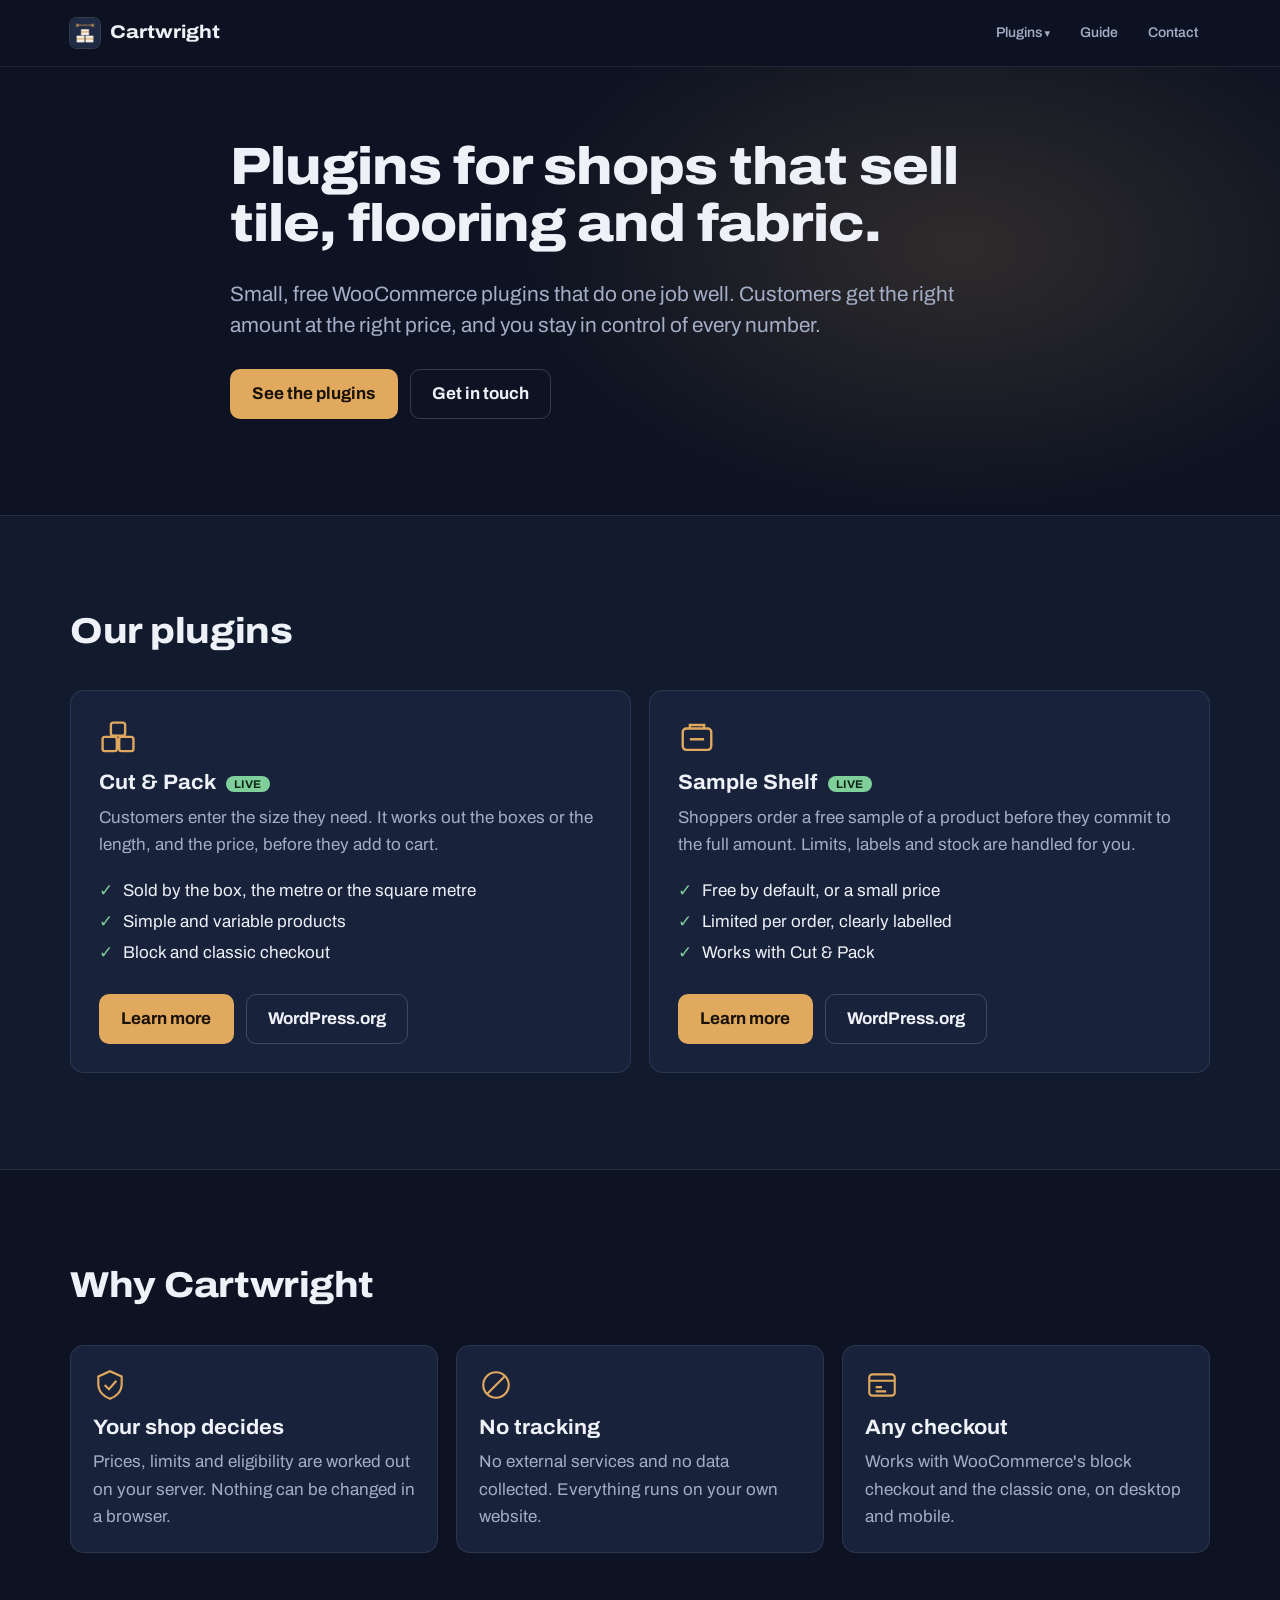
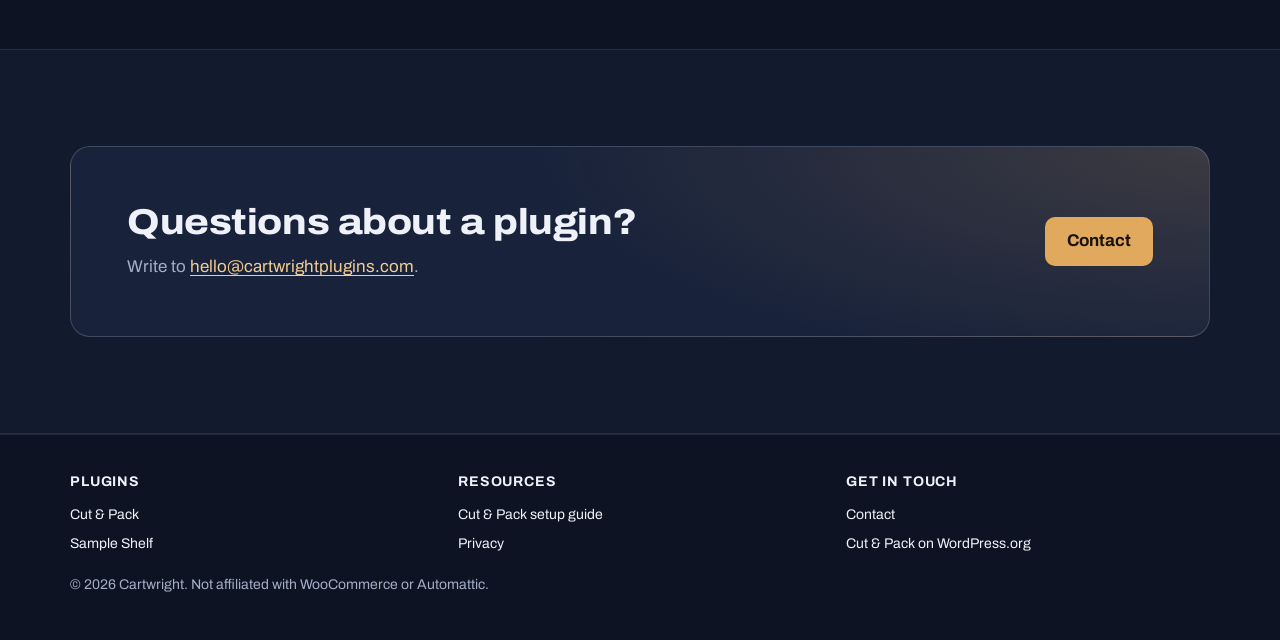
<file: index.html>
<!doctype html>
<html lang="en-GB">
<head>
	<meta charset="utf-8">
	<meta name="viewport" content="width=device-width, initial-scale=1">
	<title>Cartwright – WooCommerce plugins for flooring, tile and fabric shops</title>
	<meta name="description" content="Free WooCommerce plugins for shops that sell by the box, the metre or the square metre: Cut &amp; Pack for made-to-measure pricing and Sample Shelf for free samples.">
	<meta name="theme-color" content="#0d1322">
	<link rel="icon" href="assets/img/favicon-32.png" sizes="32x32">
	<link rel="preload" href="assets/fonts/archivo.woff" as="font" type="font/woff" crossorigin>
	<link rel="stylesheet" href="assets/site.css?v=3">
</head>
<body>
	<header class="site-header">
		<div class="wrap">
			<a class="brand" href="./"><img src="assets/img/icon-128x128.png" alt="" width="30" height="30">Cartwright</a>
			<nav class="site-nav" aria-label="Main">
				<details class="menu">
					<summary>Plugins</summary>
					<div class="menu-panel">
						<a href="cut-and-pack/"><strong>Cut &amp; Pack <span class="badge badge-live">Live</span></strong><span>Made-to-measure pricing: boxes, cut lengths, areas</span></a>
						<a href="sample-shelf/"><strong>Sample Shelf <span class="badge badge-live">Live</span></strong><span>Free samples shoppers can order before they buy</span></a>
					</div>
				</details>
				<a href="docs/">Guide</a>
				<a href="contact/">Contact</a>
			</nav>
		</div>
	</header>

	<main>
		<section class="hero hero-hub">
			<div class="wrap">
				<div>
					<h1>Plugins for shops that sell tile, flooring and fabric.</h1>
					<p class="lead">Small, free WooCommerce plugins that do one job well. Customers get the right amount at the right price, and you stay in control of every number.</p>
					<div class="actions">
						<a class="btn btn-primary" href="#plugins">See the plugins</a>
						<a class="btn btn-ghost" href="contact/">Get in touch</a>
					</div>
				</div>
			</div>
		</section>

		<section class="band band-deep" id="plugins">
			<div class="wrap">
				<div class="band-head">
					<h2>Our plugins</h2>
				</div>
				<div class="grid-2">
					<article class="card">
						<svg viewBox="0 0 32 32" fill="none" stroke="currentColor" stroke-width="2" aria-hidden="true"><rect x="3" y="15" width="12" height="12" rx="2"/><rect x="17" y="15" width="12" height="12" rx="2"/><rect x="10" y="3" width="12" height="11" rx="2"/></svg>
						<h3>Cut &amp; Pack <span class="badge badge-live">Live</span></h3>
						<p>Customers enter the size they need. It works out the boxes or the length, and the price, before they add to cart.</p>
						<ul class="ticks">
							<li>Sold by the box, the metre or the square metre</li>
							<li>Simple and variable products</li>
							<li>Block and classic checkout</li>
						</ul>
						<div class="actions">
							<a class="btn btn-primary" href="cut-and-pack/">Learn more</a>
							<a class="btn btn-ghost" href="https://wordpress.org/plugins/cut-and-pack-for-woocommerce/">WordPress.org</a>
						</div>
					</article>
					<article class="card">
						<svg viewBox="0 0 32 32" fill="none" stroke="currentColor" stroke-width="2" aria-hidden="true"><rect x="4" y="8" width="24" height="18" rx="3"/><path d="M10 8V5h12v3M10 17h12"/></svg>
						<h3>Sample Shelf <span class="badge badge-live">Live</span></h3>
						<p>Shoppers order a free sample of a product before they commit to the full amount. Limits, labels and stock are handled for you.</p>
						<ul class="ticks">
							<li>Free by default, or a small price</li>
							<li>Limited per order, clearly labelled</li>
							<li>Works with Cut &amp; Pack</li>
						</ul>
						<div class="actions">
							<a class="btn btn-primary" href="sample-shelf/">Learn more</a>
							<a class="btn btn-ghost" href="https://wordpress.org/plugins/sample-shelf-for-woocommerce/">WordPress.org</a>
						</div>
					</article>
				</div>
			</div>
		</section>

		<section class="band" id="why">
			<div class="wrap">
				<div class="band-head">
					<h2>Why Cartwright</h2>
				</div>
				<div class="grid-3">
					<div class="tile">
						<svg viewBox="0 0 32 32" fill="none" stroke="currentColor" stroke-width="2" aria-hidden="true"><path d="M16 3l11 5v7c0 7-5 12-11 14C10 27 5 22 5 15V8z"/><path d="M11 16l4 4 7-8"/></svg>
						<h3>Your shop decides</h3>
						<p>Prices, limits and eligibility are worked out on your server. Nothing can be changed in a browser.</p>
					</div>
					<div class="tile">
						<svg viewBox="0 0 32 32" fill="none" stroke="currentColor" stroke-width="2" aria-hidden="true"><circle cx="16" cy="16" r="12"/><path d="M8 24L24 8"/></svg>
						<h3>No tracking</h3>
						<p>No external services and no data collected. Everything runs on your own website.</p>
					</div>
					<div class="tile">
						<svg viewBox="0 0 32 32" fill="none" stroke="currentColor" stroke-width="2" aria-hidden="true"><rect x="4" y="6" width="24" height="20" rx="3"/><path d="M4 12h24M10 18h6M10 22h10"/></svg>
						<h3>Any checkout</h3>
						<p>Works with WooCommerce's block checkout and the classic one, on desktop and mobile.</p>
					</div>
				</div>
			</div>
		</section>

		<section class="band band-deep">
			<div class="wrap">
				<div class="cta">
					<div>
						<h2>Questions about a plugin?</h2>
						<p>Write to <a href="mailto:hello@cartwrightplugins.com">hello@cartwrightplugins.com</a>.</p>
					</div>
					<div class="actions" style="margin-top:0">
						<a class="btn btn-primary" href="contact/">Contact</a>
					</div>
				</div>
			</div>
		</section>
	</main>

	<footer class="site-footer">
		<div class="wrap">
			<div class="foot-cols">
				<div>
					<h4>Plugins</h4>
					<a href="cut-and-pack/">Cut &amp; Pack</a>
					<a href="sample-shelf/">Sample Shelf</a>
				</div>
				<div>
					<h4>Resources</h4>
					<a href="docs/">Cut &amp; Pack setup guide</a>
					<a href="privacy/">Privacy</a>
				</div>
				<div>
					<h4>Get in touch</h4>
					<a href="contact/">Contact</a>
					<a href="https://wordpress.org/plugins/cut-and-pack-for-woocommerce/">Cut &amp; Pack on WordPress.org</a>
				</div>
			</div>
			<p>© 2026 Cartwright. Not affiliated with WooCommerce or Automattic.</p>
		</div>
	</footer>

	<script src="assets/nav.js" defer></script>
</body>
</html>
</file>
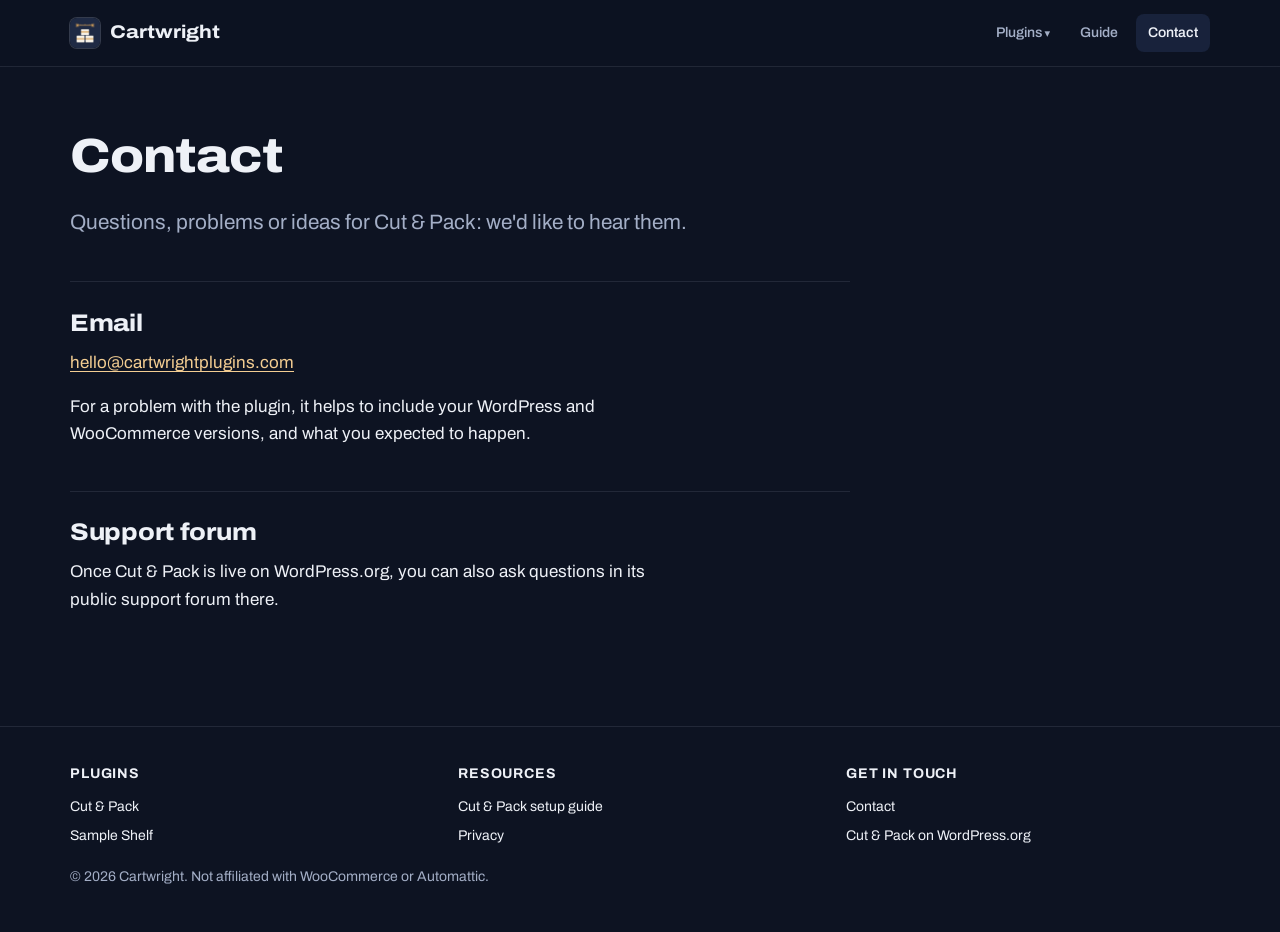
<file: contact/index.html>
<!doctype html>
<html lang="en-GB">
<head>
	<meta charset="utf-8">
	<meta name="viewport" content="width=device-width, initial-scale=1">
	<title>Contact | Cartwright</title>
	<meta name="description" content="Contact Cartwright about the Cut & Pack and Sample Shelf plugins.">
	<meta name="theme-color" content="#0d1322">
	<link rel="icon" href="../assets/img/favicon-32.png" sizes="32x32">
	<link rel="preload" href="../assets/fonts/archivo.woff" as="font" type="font/woff" crossorigin>
	<link rel="stylesheet" href="../assets/site.css?v=3">
</head>
<body>
	<header class="site-header">
		<div class="wrap">
			<a class="brand" href="../"><img src="../assets/img/icon-128x128.png" alt="" width="30" height="30">Cartwright</a>
			<nav class="site-nav" aria-label="Main">
				<details class="menu">
					<summary>Plugins</summary>
					<div class="menu-panel">
						<a href="../cut-and-pack/"><strong>Cut &amp; Pack <span class="badge badge-live">Live</span></strong><span>Made-to-measure pricing: boxes, cut lengths, areas</span></a>
						<a href="../sample-shelf/"><strong>Sample Shelf <span class="badge badge-live">Live</span></strong><span>Free samples shoppers can order before they buy</span></a>
					</div>
				</details>
				<a href="../docs/">Guide</a>
				<a href="../contact/" aria-current="page">Contact</a>
			</nav>
		</div>
	</header>

	<main class="page">
		<div class="wrap">
			<article class="prose">
				<h1>Contact</h1>
				<p class="lead">Questions, problems or ideas for Cut &amp; Pack: we'd like to hear them.</p>
				<h2>Email</h2>
				<p><a href="mailto:hello@cartwrightplugins.com">hello@cartwrightplugins.com</a></p>
				<p>For a problem with the plugin, it helps to include your WordPress and WooCommerce versions, and what you expected to happen.</p>
				<h2>Support forum</h2>
				<p>Once Cut &amp; Pack is live on WordPress.org, you can also ask questions in its public support forum there.</p>
			</article>
		</div>
	</main>

	<footer class="site-footer">
		<div class="wrap">
			<div class="foot-cols">
				<div>
					<h4>Plugins</h4>
					<a href="../cut-and-pack/">Cut &amp; Pack</a>
					<a href="../sample-shelf/">Sample Shelf</a>
				</div>
				<div>
					<h4>Resources</h4>
					<a href="../docs/">Cut &amp; Pack setup guide</a>
					<a href="../privacy/">Privacy</a>
				</div>
				<div>
					<h4>Get in touch</h4>
					<a href="../contact/">Contact</a>
					<a href="https://wordpress.org/plugins/cut-and-pack-for-woocommerce/">Cut &amp; Pack on WordPress.org</a>
				</div>
			</div>
			<p>© 2026 Cartwright. Not affiliated with WooCommerce or Automattic.</p>
		</div>
	</footer>
	<script src="../assets/nav.js" defer></script>
</body>
</html>
</file>
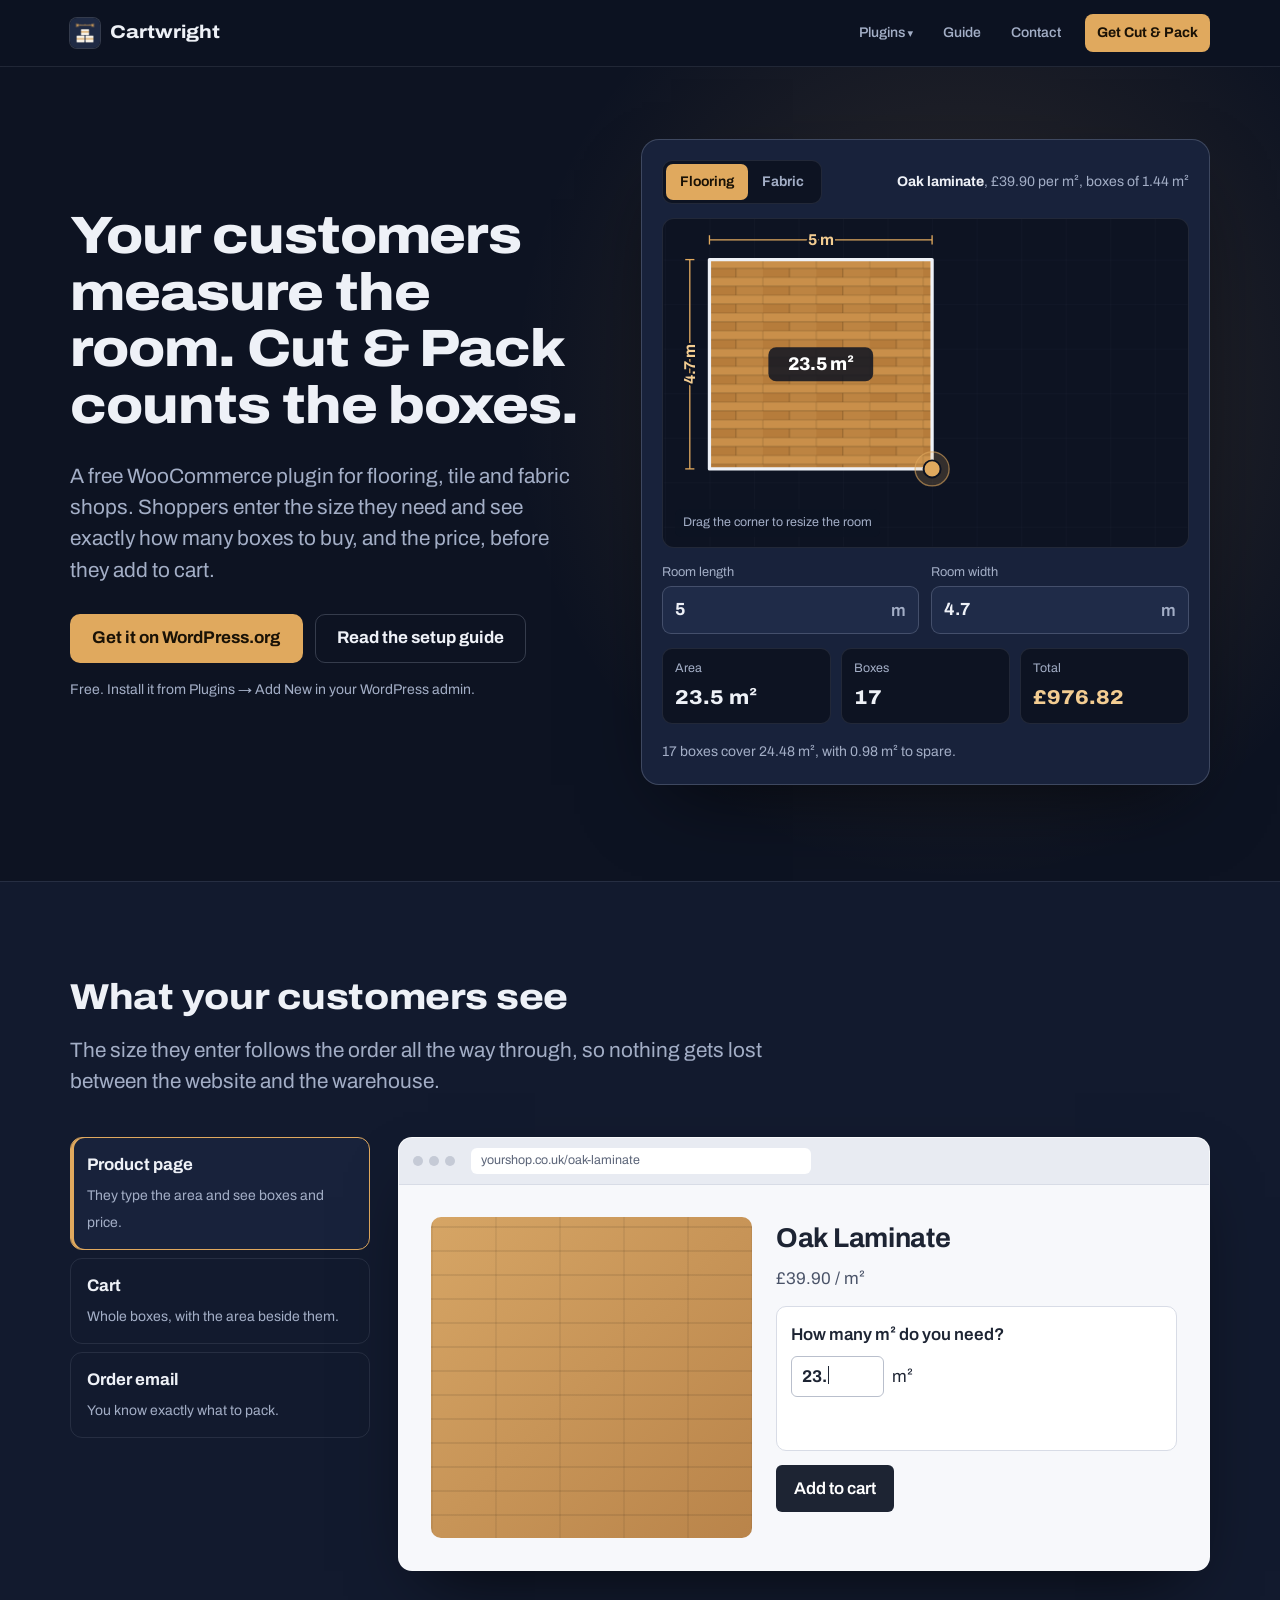
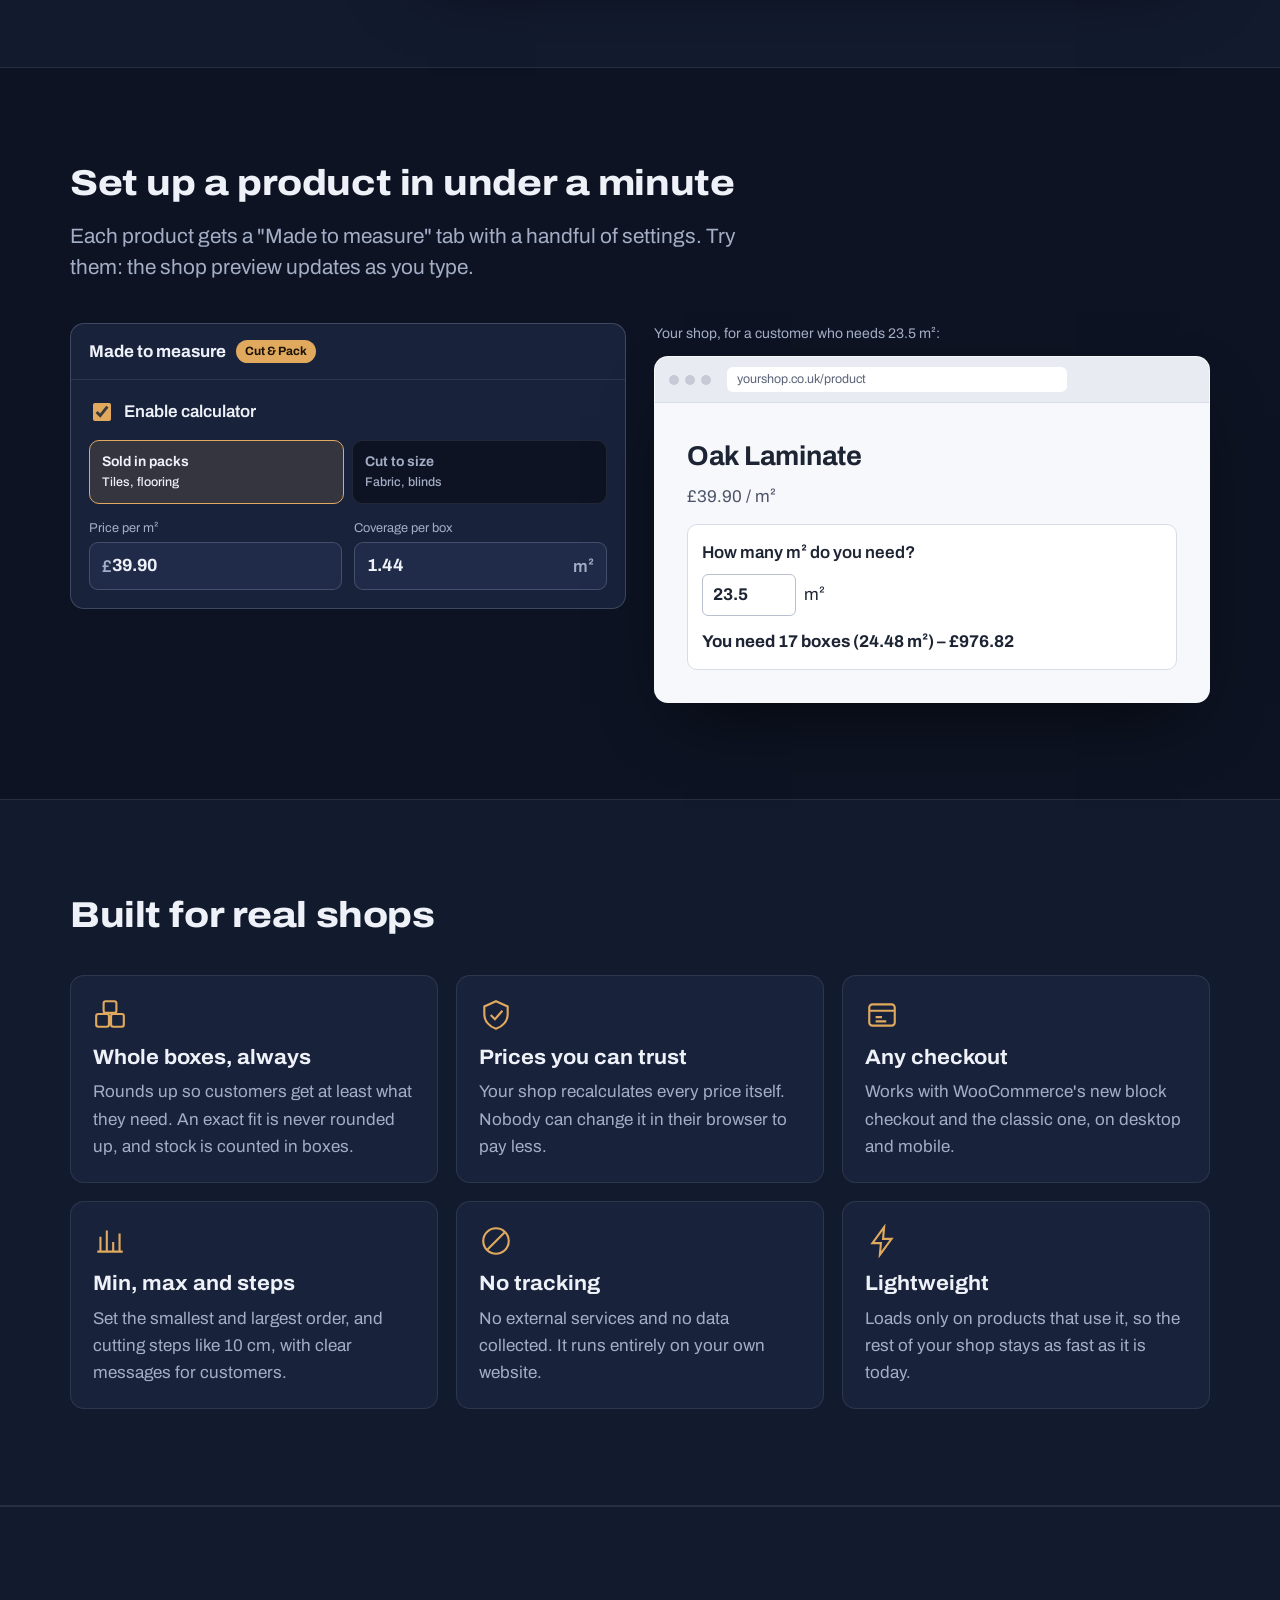
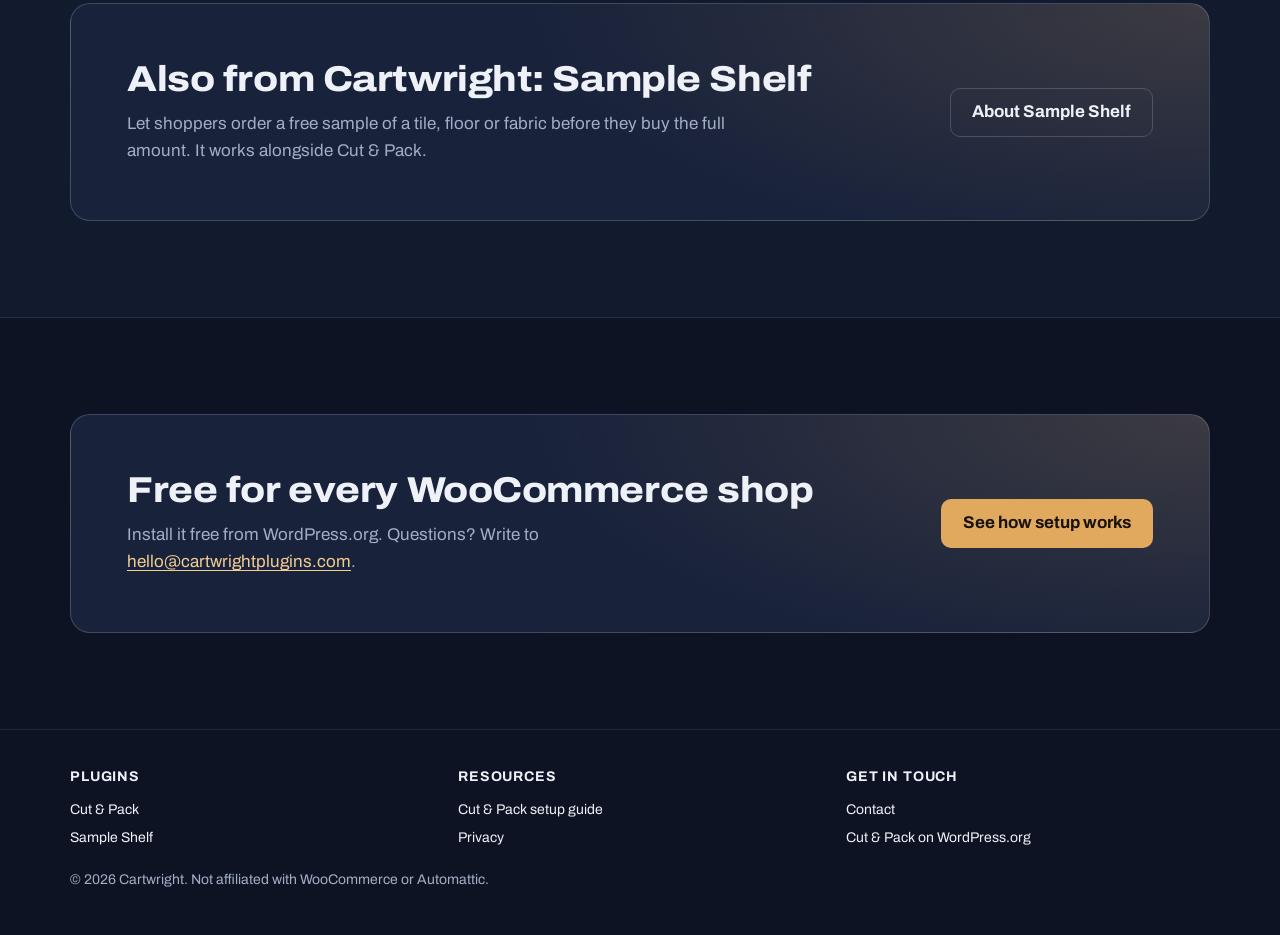
<file: cut-and-pack/index.html>
<!doctype html>
<html lang="en-GB">
<head>
	<meta charset="utf-8">
	<meta name="viewport" content="width=device-width, initial-scale=1">
	<title>Cut &amp; Pack – made-to-measure pricing for WooCommerce | Cartwright</title>
	<meta name="description" content="Cut & Pack is a free WooCommerce plugin for tile, flooring and fabric shops. Customers enter the size they need; it works out the boxes and the price.">
	<meta name="theme-color" content="#0d1322">
	<link rel="icon" href="../assets/img/favicon-32.png" sizes="32x32">
	<link rel="preload" href="../assets/fonts/archivo.woff" as="font" type="font/woff" crossorigin>
	<link rel="stylesheet" href="../assets/site.css?v=3">
</head>
<body>
	<header class="site-header">
		<div class="wrap">
			<a class="brand" href="../"><img src="../assets/img/icon-128x128.png" alt="" width="30" height="30">Cartwright</a>
			<nav class="site-nav" aria-label="Main">
				<details class="menu">
					<summary>Plugins</summary>
					<div class="menu-panel">
						<a href="../cut-and-pack/" aria-current="page"><strong>Cut &amp; Pack <span class="badge badge-live">Live</span></strong><span>Made-to-measure pricing: boxes, cut lengths, areas</span></a>
						<a href="../sample-shelf/"><strong>Sample Shelf <span class="badge badge-live">Live</span></strong><span>Free samples shoppers can order before they buy</span></a>
					</div>
				</details>
				<a href="../docs/">Guide</a>
				<a href="../contact/">Contact</a>
				<a class="nav-cta" href="#get">Get Cut &amp; Pack</a>
			</nav>
		</div>
	</header>

	<main>
		<!-- Hero with the room planner -->
		<section class="hero">
			<div class="wrap">
				<div>
					<h1>Your customers measure the room. Cut &amp; Pack counts the boxes.</h1>
					<p class="lead">A free WooCommerce plugin for flooring, tile and fabric shops. Shoppers enter the size they need and see exactly how many boxes to buy, and the price, before they add to cart.</p>
					<div class="actions">
						<a class="btn btn-primary" id="get" href="https://wordpress.org/plugins/cut-and-pack-for-woocommerce/">Get it on WordPress.org</a>
						<a class="btn btn-ghost" href="../docs/">Read the setup guide</a>
					</div>
					<p class="hero-note">Free. Install it from Plugins → Add New in your WordPress admin.</p>
				</div>

				<div class="planner" id="planner">
					<div class="planner-top">
						<div class="switch" role="group" aria-label="Product type">
							<button type="button" data-mode="packs" aria-pressed="true">Flooring</button>
							<button type="button" data-mode="cut" aria-pressed="false">Fabric</button>
						</div>
						<div class="planner-product" id="planner-product"></div>
					</div>

					<div class="stage" id="stage">
						<svg id="plan" viewBox="0 0 800 500" role="img" aria-labelledby="plan-title">
							<title id="plan-title">Room plan that updates as you change the size</title>
						</svg>
						<span class="hint" id="hint">Drag the corner to resize the room</span>
					</div>

					<div class="fields" id="fields"></div>

					<dl class="readout" id="readout"></dl>
					<p class="planner-msg" id="planner-msg" aria-live="polite"></p>
				</div>
			</div>
		</section>

		<!-- What the customer sees -->
		<section class="band band-deep" id="see-it">
			<div class="wrap">
				<div class="band-head">
					<h2>What your customers see</h2>
					<p class="lead">The size they enter follows the order all the way through, so nothing gets lost between the website and the warehouse.</p>
				</div>

				<div class="tabs">
					<div class="tablist" role="tablist" aria-label="Customer journey">
						<button type="button" role="tab" id="tab-product" aria-controls="panel-product" aria-selected="true">
							<strong>Product page</strong>
							<span>They type the area and see boxes and price.</span>
						</button>
						<button type="button" role="tab" id="tab-cart" aria-controls="panel-cart" aria-selected="false" tabindex="-1">
							<strong>Cart</strong>
							<span>Whole boxes, with the area beside them.</span>
						</button>
						<button type="button" role="tab" id="tab-email" aria-controls="panel-email" aria-selected="false" tabindex="-1">
							<strong>Order email</strong>
							<span>You know exactly what to pack.</span>
						</button>
					</div>

					<div>
						<div class="screen" role="tabpanel" id="panel-product" aria-labelledby="tab-product">
							<div class="screen-bar" aria-hidden="true"><i></i><i></i><i></i><span class="url">yourshop.co.uk/oak-laminate</span></div>
							<div class="screen-body">
								<div class="mock-product">
									<div class="mock-photo" role="img" aria-label="Oak laminate planks"></div>
									<div>
										<p class="mock-title">Oak Laminate</p>
										<p class="mock-price">£39.90 / m²</p>
										<div class="mock-calc">
											<div class="q">How many m² do you need?</div>
											<div class="mock-input"><span class="box"><span id="type-target">23.5</span><span class="caret" aria-hidden="true"></span></span> m²</div>
											<p class="mock-result" id="type-result">You need 17 boxes (24.48 m²) – £976.82</p>
										</div>
										<span class="mock-btn">Add to cart</span>
									</div>
								</div>
							</div>
						</div>

						<div class="screen" role="tabpanel" id="panel-cart" aria-labelledby="tab-cart" hidden>
							<div class="screen-bar" aria-hidden="true"><i></i><i></i><i></i><span class="url">yourshop.co.uk/cart</span></div>
							<div class="screen-body">
								<table class="mock-table">
									<thead><tr><th>Product</th><th>Qty</th><th class="num">Total</th></tr></thead>
									<tbody>
										<tr>
											<td>Oak Laminate <span class="mock-meta"><b>Coverage:</b> 24.48 m² (17 boxes)</span><span class="mock-meta"><b>You entered:</b> 23.5 m²</span></td>
											<td>17</td>
											<td class="num">£976.82</td>
										</tr>
										<tr>
											<td>Linen Fabric <span class="mock-meta"><b>Length:</b> 2.4 m</span><span class="mock-meta"><b>You entered:</b> 2.34 m</span></td>
											<td>1</td>
											<td class="num">£43.20</td>
										</tr>
									</tbody>
								</table>
								<div class="mock-total"><span>Total</span><span>£1,020.02</span></div>
							</div>
						</div>

						<div class="screen" role="tabpanel" id="panel-email" aria-labelledby="tab-email" hidden>
							<div class="screen-bar" aria-hidden="true"><i></i><i></i><i></i><span class="url">Inbox</span></div>
							<div class="screen-body">
								<div class="mock-mail">
									<p class="from">From: Your Shop · To: you</p>
									<h4>New order #1042 <span class="tag-ok">Paid</span></h4>
									<table class="mock-table">
										<tbody>
											<tr>
												<td>Oak Laminate × 17 <span class="mock-meta"><b>Coverage:</b> 24.48 m² (17 boxes)</span><span class="mock-meta"><b>You entered:</b> 23.5 m²</span></td>
												<td class="num">£976.82</td>
											</tr>
											<tr>
												<td>Linen Fabric × 1 <span class="mock-meta"><b>Length:</b> 2.4 m</span></td>
												<td class="num">£43.20</td>
											</tr>
										</tbody>
									</table>
								</div>
							</div>
						</div>
					</div>
				</div>
			</div>
		</section>

		<!-- Setup demo -->
		<section class="band" id="setup">
			<div class="wrap">
				<div class="band-head">
					<h2>Set up a product in under a minute</h2>
					<p class="lead">Each product gets a "Made to measure" tab with a handful of settings. Try them: the shop preview updates as you type.</p>
				</div>

				<div class="setup">
					<div class="admin" id="setup-demo">
						<div class="admin-head">Made to measure <span class="pill">Cut &amp; Pack</span></div>
						<div class="admin-body">
							<label class="toggle"><input type="checkbox" id="s-enabled" checked> Enable calculator</label>
							<div class="seg" role="group" aria-label="Mode">
								<button type="button" data-smode="packs" aria-pressed="true">Sold in packs<small>Tiles, flooring</small></button>
								<button type="button" data-smode="cut" aria-pressed="false">Cut to size<small>Fabric, blinds</small></button>
							</div>
							<div class="fields" style="margin-top:0">
								<div class="field">
									<label for="s-price" id="s-price-label">Price per m²</label>
									<div class="in"><span class="u">£</span><input id="s-price" inputmode="decimal" value="39.90"></div>
								</div>
								<div class="field">
									<label for="s-size" id="s-size-label">Coverage per box</label>
									<div class="in"><input id="s-size" inputmode="decimal" value="1.44"><span class="u" id="s-size-unit">m²</span></div>
								</div>
							</div>
						</div>
					</div>

					<div>
						<p class="preview-label">Your shop, for a customer who needs <span id="s-example">23.5 m²</span>:</p>
						<div class="screen">
							<div class="screen-bar" aria-hidden="true"><i></i><i></i><i></i><span class="url">yourshop.co.uk/product</span></div>
							<div class="screen-body">
								<p class="mock-title" id="p-name">Oak Laminate</p>
								<p class="mock-price" id="p-price">£39.90 / m²</p>
								<div class="mock-calc">
									<div class="q" id="p-q">How many m² do you need?</div>
									<div class="mock-input"><span class="box" id="p-entered">23.5</span> <span id="p-unit">m²</span></div>
									<p class="mock-result" id="p-result" aria-live="polite"></p>
								</div>
							</div>
						</div>
					</div>
				</div>
			</div>
		</section>

		<!-- Features -->
		<section class="band band-deep" id="features">
			<div class="wrap">
				<div class="band-head">
					<h2>Built for real shops</h2>
				</div>
				<div class="grid-3">
					<div class="tile">
						<svg viewBox="0 0 32 32" fill="none" stroke="currentColor" stroke-width="2" aria-hidden="true"><rect x="3" y="15" width="12" height="12" rx="2"/><rect x="17" y="15" width="12" height="12" rx="2"/><rect x="10" y="3" width="12" height="11" rx="2"/></svg>
						<h3>Whole boxes, always</h3>
						<p>Rounds up so customers get at least what they need. An exact fit is never rounded up, and stock is counted in boxes.</p>
					</div>
					<div class="tile">
						<svg viewBox="0 0 32 32" fill="none" stroke="currentColor" stroke-width="2" aria-hidden="true"><path d="M16 3l11 5v7c0 7-5 12-11 14C10 27 5 22 5 15V8z"/><path d="M11 16l4 4 7-8"/></svg>
						<h3>Prices you can trust</h3>
						<p>Your shop recalculates every price itself. Nobody can change it in their browser to pay less.</p>
					</div>
					<div class="tile">
						<svg viewBox="0 0 32 32" fill="none" stroke="currentColor" stroke-width="2" aria-hidden="true"><rect x="4" y="6" width="24" height="20" rx="3"/><path d="M4 12h24M10 18h6M10 22h10"/></svg>
						<h3>Any checkout</h3>
						<p>Works with WooCommerce's new block checkout and the classic one, on desktop and mobile.</p>
					</div>
					<div class="tile">
						<svg viewBox="0 0 32 32" fill="none" stroke="currentColor" stroke-width="2" aria-hidden="true"><path d="M4 26h24M7 26V12M13 26V6M19 26v-9M25 26V9"/></svg>
						<h3>Min, max and steps</h3>
						<p>Set the smallest and largest order, and cutting steps like 10 cm, with clear messages for customers.</p>
					</div>
					<div class="tile">
						<svg viewBox="0 0 32 32" fill="none" stroke="currentColor" stroke-width="2" aria-hidden="true"><circle cx="16" cy="16" r="12"/><path d="M8 24L24 8"/></svg>
						<h3>No tracking</h3>
						<p>No external services and no data collected. It runs entirely on your own website.</p>
					</div>
					<div class="tile">
						<svg viewBox="0 0 32 32" fill="none" stroke="currentColor" stroke-width="2" aria-hidden="true"><path d="M18 3L7 18h8l-1 11 11-15h-8z"/></svg>
						<h3>Lightweight</h3>
						<p>Loads only on products that use it, so the rest of your shop stays as fast as it is today.</p>
					</div>
				</div>
			</div>
		</section>

		<!-- Sister plugin -->
		<section class="band band-deep">
			<div class="wrap">
				<div class="cta">
					<div>
						<h2>Also from Cartwright: Sample Shelf</h2>
						<p>Let shoppers order a free sample of a tile, floor or fabric before they buy the full amount. It works alongside Cut &amp; Pack.</p>
					</div>
					<div class="actions" style="margin-top:0">
						<a class="btn btn-ghost" href="../sample-shelf/">About Sample Shelf</a>
					</div>
				</div>
			</div>
		</section>

		<!-- Call to action -->
		<section class="band">
			<div class="wrap">
				<div class="cta">
					<div>
						<h2>Free for every WooCommerce shop</h2>
						<p>Install it free from WordPress.org. Questions? Write to <a href="mailto:hello@cartwrightplugins.com">hello@cartwrightplugins.com</a>.</p>
					</div>
					<div class="actions" style="margin-top:0">
						<a class="btn btn-primary" href="../docs/">See how setup works</a>
					</div>
				</div>
			</div>
		</section>
	</main>

	<footer class="site-footer">
		<div class="wrap">
			<div class="foot-cols">
				<div>
					<h4>Plugins</h4>
					<a href="../cut-and-pack/">Cut &amp; Pack</a>
					<a href="../sample-shelf/">Sample Shelf</a>
				</div>
				<div>
					<h4>Resources</h4>
					<a href="../docs/">Cut &amp; Pack setup guide</a>
					<a href="../privacy/">Privacy</a>
				</div>
				<div>
					<h4>Get in touch</h4>
					<a href="../contact/">Contact</a>
					<a href="https://wordpress.org/plugins/cut-and-pack-for-woocommerce/">Cut &amp; Pack on WordPress.org</a>
				</div>
			</div>
			<p>© 2026 Cartwright. Not affiliated with WooCommerce or Automattic.</p>
		</div>
	</footer>

	<script src="../assets/app.js?v=2" defer></script>
	<script src="../assets/nav.js" defer></script>
</body>
</html>
</file>
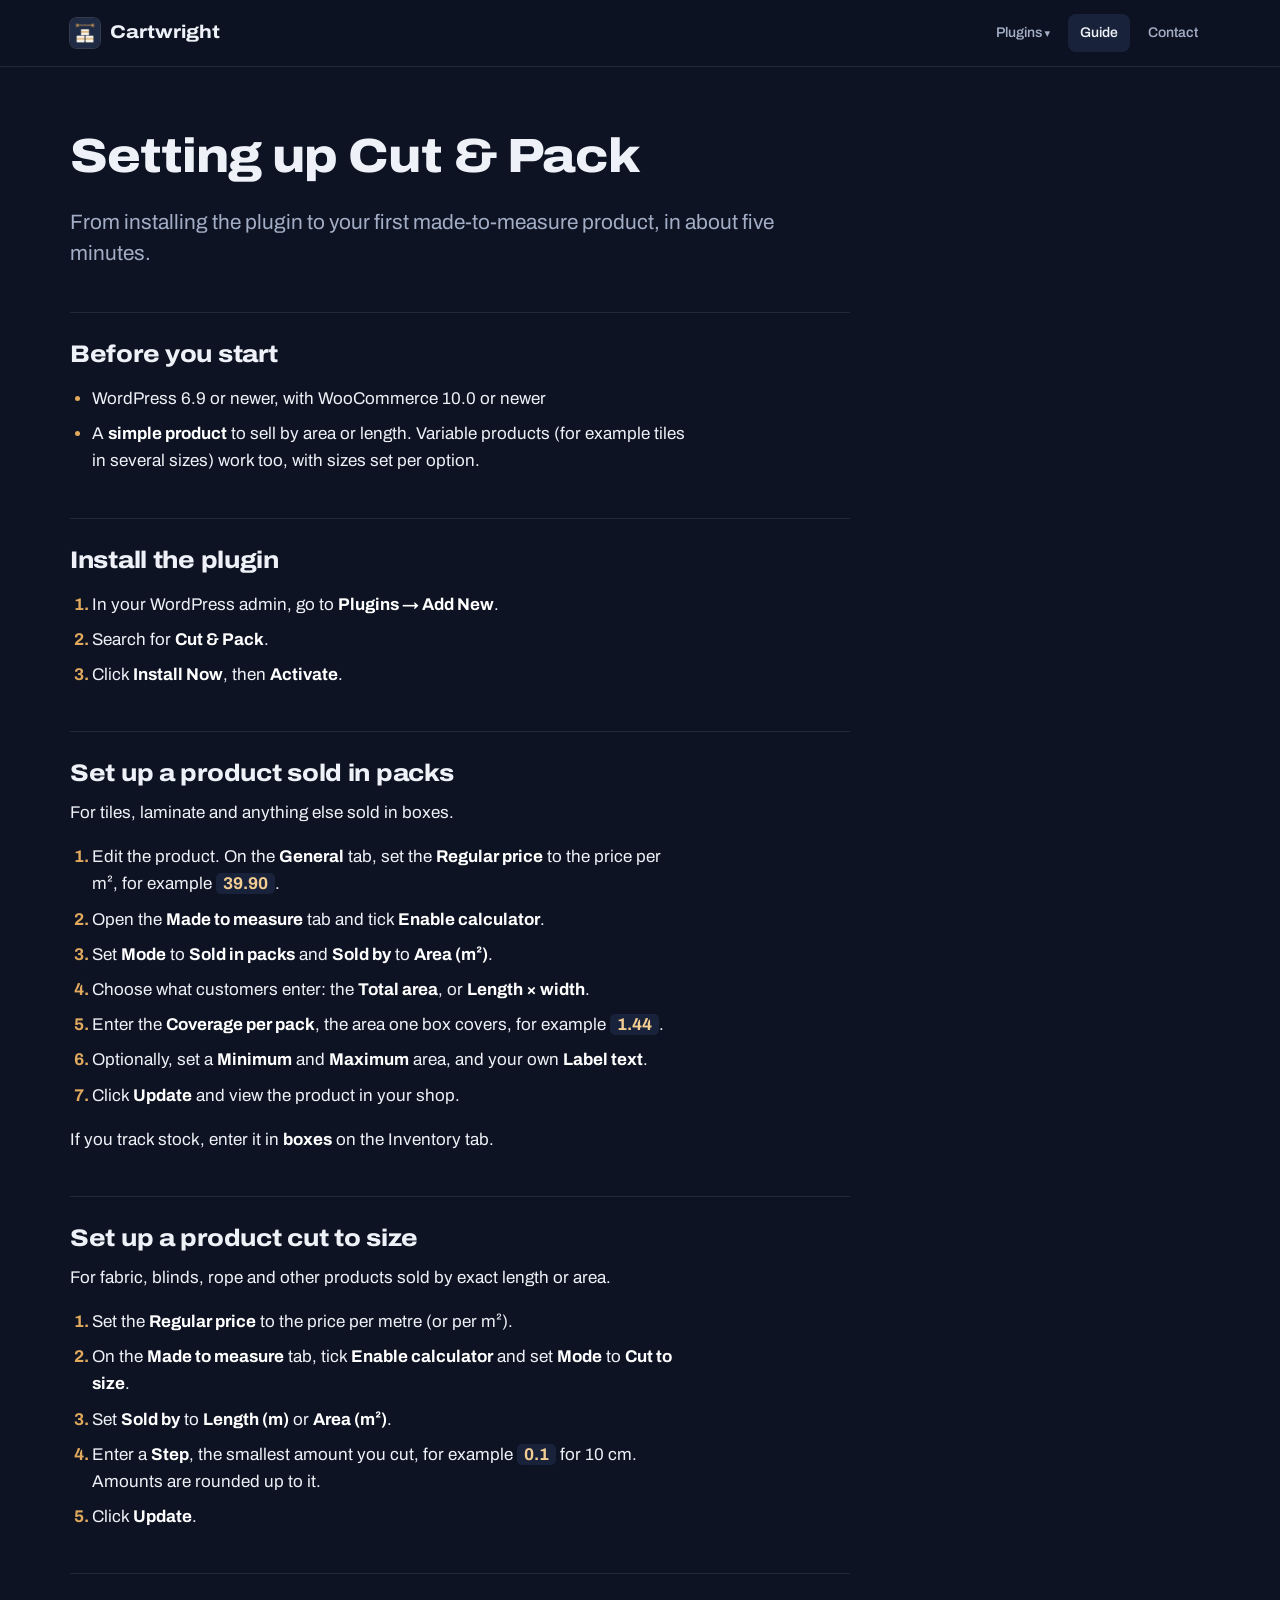
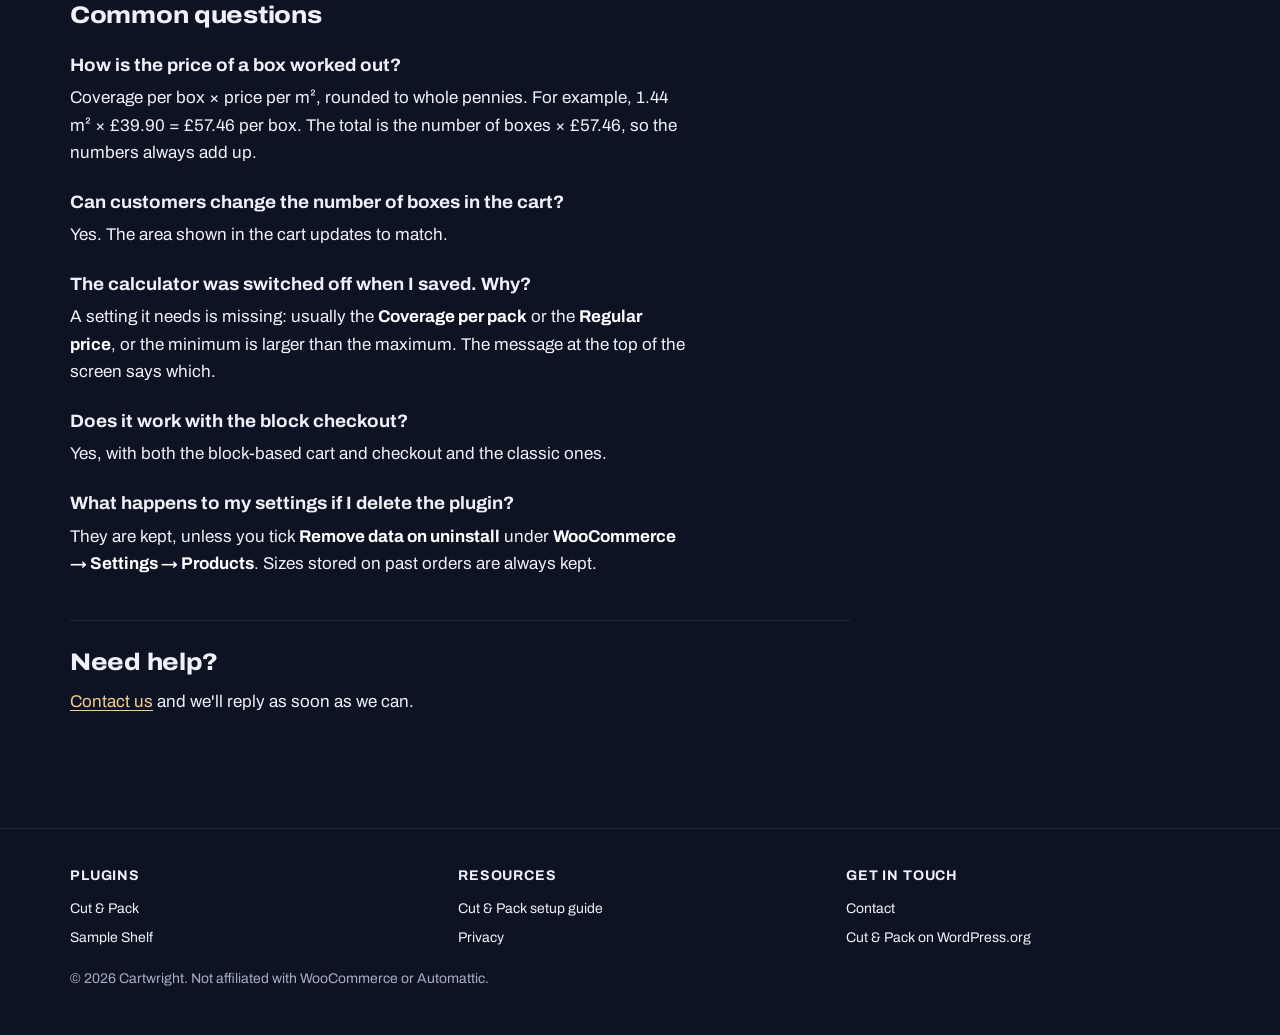
<file: docs/index.html>
<!doctype html>
<html lang="en-GB">
<head>
	<meta charset="utf-8">
	<meta name="viewport" content="width=device-width, initial-scale=1">
	<title>Setup guide for Cut & Pack | Cartwright</title>
	<meta name="description" content="How to install Cut & Pack and set up products sold in packs or cut to size.">
	<meta name="theme-color" content="#0d1322">
	<link rel="icon" href="../assets/img/favicon-32.png" sizes="32x32">
	<link rel="preload" href="../assets/fonts/archivo.woff" as="font" type="font/woff" crossorigin>
	<link rel="stylesheet" href="../assets/site.css?v=3">
</head>
<body>
	<header class="site-header">
		<div class="wrap">
			<a class="brand" href="../"><img src="../assets/img/icon-128x128.png" alt="" width="30" height="30">Cartwright</a>
			<nav class="site-nav" aria-label="Main">
				<details class="menu">
					<summary>Plugins</summary>
					<div class="menu-panel">
						<a href="../cut-and-pack/"><strong>Cut &amp; Pack <span class="badge badge-live">Live</span></strong><span>Made-to-measure pricing: boxes, cut lengths, areas</span></a>
						<a href="../sample-shelf/"><strong>Sample Shelf <span class="badge badge-live">Live</span></strong><span>Free samples shoppers can order before they buy</span></a>
					</div>
				</details>
				<a href="../docs/" aria-current="page">Guide</a>
				<a href="../contact/">Contact</a>
			</nav>
		</div>
	</header>

	<main class="page">
		<div class="wrap">
			<article class="prose">
				<h1>Setting up Cut &amp; Pack</h1>
				<p class="lead">From installing the plugin to your first made-to-measure product, in about five minutes.</p>

				<h2>Before you start</h2>
				<ul>
					<li>WordPress 6.9 or newer, with WooCommerce 10.0 or newer</li>
					<li>A <strong>simple product</strong> to sell by area or length. Variable products (for example tiles in several sizes) work too, with sizes set per option.</li>
				</ul>

				<h2>Install the plugin</h2>
				<ol>
					<li>In your WordPress admin, go to <strong>Plugins → Add New</strong>.</li>
					<li>Search for <strong>Cut &amp; Pack</strong>.</li>
					<li>Click <strong>Install Now</strong>, then <strong>Activate</strong>.</li>
				</ol>

				<h2>Set up a product sold in packs</h2>
				<p>For tiles, laminate and anything else sold in boxes.</p>
				<ol>
					<li>Edit the product. On the <strong>General</strong> tab, set the <strong>Regular price</strong> to the price per m², for example <code>39.90</code>.</li>
					<li>Open the <strong>Made to measure</strong> tab and tick <strong>Enable calculator</strong>.</li>
					<li>Set <strong>Mode</strong> to <strong>Sold in packs</strong> and <strong>Sold by</strong> to <strong>Area (m²)</strong>.</li>
					<li>Choose what customers enter: the <strong>Total area</strong>, or <strong>Length × width</strong>.</li>
					<li>Enter the <strong>Coverage per pack</strong>, the area one box covers, for example <code>1.44</code>.</li>
					<li>Optionally, set a <strong>Minimum</strong> and <strong>Maximum</strong> area, and your own <strong>Label text</strong>.</li>
					<li>Click <strong>Update</strong> and view the product in your shop.</li>
				</ol>
				<p>If you track stock, enter it in <strong>boxes</strong> on the Inventory tab.</p>

				<h2>Set up a product cut to size</h2>
				<p>For fabric, blinds, rope and other products sold by exact length or area.</p>
				<ol>
					<li>Set the <strong>Regular price</strong> to the price per metre (or per m²).</li>
					<li>On the <strong>Made to measure</strong> tab, tick <strong>Enable calculator</strong> and set <strong>Mode</strong> to <strong>Cut to size</strong>.</li>
					<li>Set <strong>Sold by</strong> to <strong>Length (m)</strong> or <strong>Area (m²)</strong>.</li>
					<li>Enter a <strong>Step</strong>, the smallest amount you cut, for example <code>0.1</code> for 10 cm. Amounts are rounded up to it.</li>
					<li>Click <strong>Update</strong>.</li>
				</ol>

				<h2>Common questions</h2>
				<h3>How is the price of a box worked out?</h3>
				<p>Coverage per box × price per m², rounded to whole pennies. For example, 1.44 m² × £39.90 = £57.46 per box. The total is the number of boxes × £57.46, so the numbers always add up.</p>
				<h3>Can customers change the number of boxes in the cart?</h3>
				<p>Yes. The area shown in the cart updates to match.</p>
				<h3>The calculator was switched off when I saved. Why?</h3>
				<p>A setting it needs is missing: usually the <strong>Coverage per pack</strong> or the <strong>Regular price</strong>, or the minimum is larger than the maximum. The message at the top of the screen says which.</p>
				<h3>Does it work with the block checkout?</h3>
				<p>Yes, with both the block-based cart and checkout and the classic ones.</p>
				<h3>What happens to my settings if I delete the plugin?</h3>
				<p>They are kept, unless you tick <strong>Remove data on uninstall</strong> under <strong>WooCommerce → Settings → Products</strong>. Sizes stored on past orders are always kept.</p>

				<h2>Need help?</h2>
				<p><a href="../contact/">Contact us</a> and we'll reply as soon as we can.</p>
			</article>
		</div>
	</main>

	<footer class="site-footer">
		<div class="wrap">
			<div class="foot-cols">
				<div>
					<h4>Plugins</h4>
					<a href="../cut-and-pack/">Cut &amp; Pack</a>
					<a href="../sample-shelf/">Sample Shelf</a>
				</div>
				<div>
					<h4>Resources</h4>
					<a href="../docs/">Cut &amp; Pack setup guide</a>
					<a href="../privacy/">Privacy</a>
				</div>
				<div>
					<h4>Get in touch</h4>
					<a href="../contact/">Contact</a>
					<a href="https://wordpress.org/plugins/cut-and-pack-for-woocommerce/">Cut &amp; Pack on WordPress.org</a>
				</div>
			</div>
			<p>© 2026 Cartwright. Not affiliated with WooCommerce or Automattic.</p>
		</div>
	</footer>
	<script src="../assets/nav.js" defer></script>
</body>
</html>
</file>
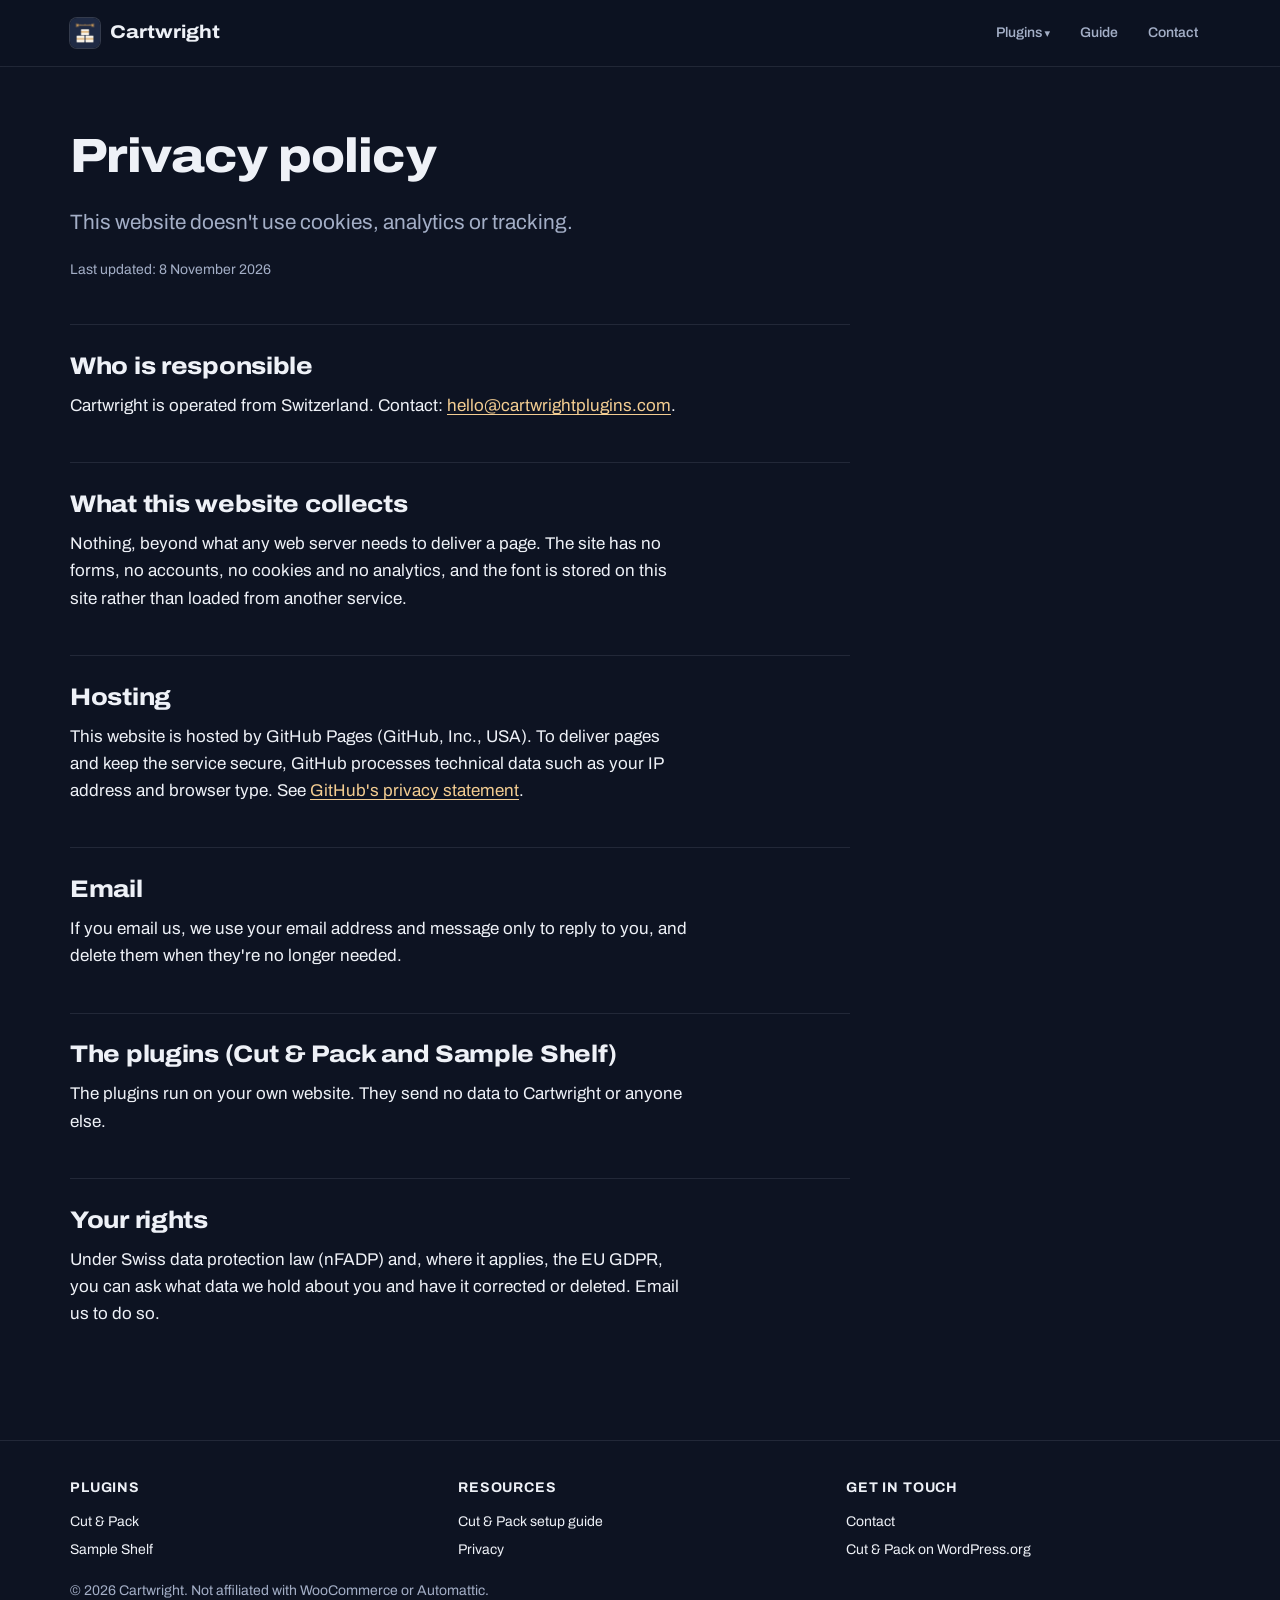
<file: privacy/index.html>
<!doctype html>
<html lang="en-GB">
<head>
	<meta charset="utf-8">
	<meta name="viewport" content="width=device-width, initial-scale=1">
	<title>Privacy policy | Cartwright</title>
	<meta name="description" content="Privacy policy for cartwrightplugins.com.">
	<meta name="theme-color" content="#0d1322">
	<link rel="icon" href="../assets/img/favicon-32.png" sizes="32x32">
	<link rel="preload" href="../assets/fonts/archivo.woff" as="font" type="font/woff" crossorigin>
	<link rel="stylesheet" href="../assets/site.css?v=3">
</head>
<body>
	<header class="site-header">
		<div class="wrap">
			<a class="brand" href="../"><img src="../assets/img/icon-128x128.png" alt="" width="30" height="30">Cartwright</a>
			<nav class="site-nav" aria-label="Main">
				<details class="menu">
					<summary>Plugins</summary>
					<div class="menu-panel">
						<a href="../cut-and-pack/"><strong>Cut &amp; Pack <span class="badge badge-live">Live</span></strong><span>Made-to-measure pricing: boxes, cut lengths, areas</span></a>
						<a href="../sample-shelf/"><strong>Sample Shelf <span class="badge badge-live">Live</span></strong><span>Free samples shoppers can order before they buy</span></a>
					</div>
				</details>
				<a href="../docs/">Guide</a>
				<a href="../contact/">Contact</a>
			</nav>
		</div>
	</header>

	<main class="page">
		<div class="wrap">
			<article class="prose">
				<h1>Privacy policy</h1>
				<p class="lead">This website doesn't use cookies, analytics or tracking.</p>
				<p class="note">Last updated: 8 November 2026</p>

				<h2>Who is responsible</h2>
				<p>Cartwright is operated from Switzerland. Contact: <a href="mailto:hello@cartwrightplugins.com">hello@cartwrightplugins.com</a>.</p>

				<h2>What this website collects</h2>
				<p>Nothing, beyond what any web server needs to deliver a page. The site has no forms, no accounts, no cookies and no analytics, and the font is stored on this site rather than loaded from another service.</p>

				<h2>Hosting</h2>
				<p>This website is hosted by GitHub Pages (GitHub, Inc., USA). To deliver pages and keep the service secure, GitHub processes technical data such as your IP address and browser type. See <a href="https://docs.github.com/en/site-policy/privacy-policies/github-general-privacy-statement">GitHub's privacy statement</a>.</p>

				<h2>Email</h2>
				<p>If you email us, we use your email address and message only to reply to you, and delete them when they're no longer needed.</p>

				<h2>The plugins (Cut &amp; Pack and Sample Shelf)</h2>
				<p>The plugins run on your own website. They send no data to Cartwright or anyone else.</p>

				<h2>Your rights</h2>
				<p>Under Swiss data protection law (nFADP) and, where it applies, the EU GDPR, you can ask what data we hold about you and have it corrected or deleted. Email us to do so.</p>
			</article>
		</div>
	</main>

	<footer class="site-footer">
		<div class="wrap">
			<div class="foot-cols">
				<div>
					<h4>Plugins</h4>
					<a href="../cut-and-pack/">Cut &amp; Pack</a>
					<a href="../sample-shelf/">Sample Shelf</a>
				</div>
				<div>
					<h4>Resources</h4>
					<a href="../docs/">Cut &amp; Pack setup guide</a>
					<a href="../privacy/">Privacy</a>
				</div>
				<div>
					<h4>Get in touch</h4>
					<a href="../contact/">Contact</a>
					<a href="https://wordpress.org/plugins/cut-and-pack-for-woocommerce/">Cut &amp; Pack on WordPress.org</a>
				</div>
			</div>
			<p>© 2026 Cartwright. Not affiliated with WooCommerce or Automattic.</p>
		</div>
	</footer>
	<script src="../assets/nav.js" defer></script>
</body>
</html>
</file>
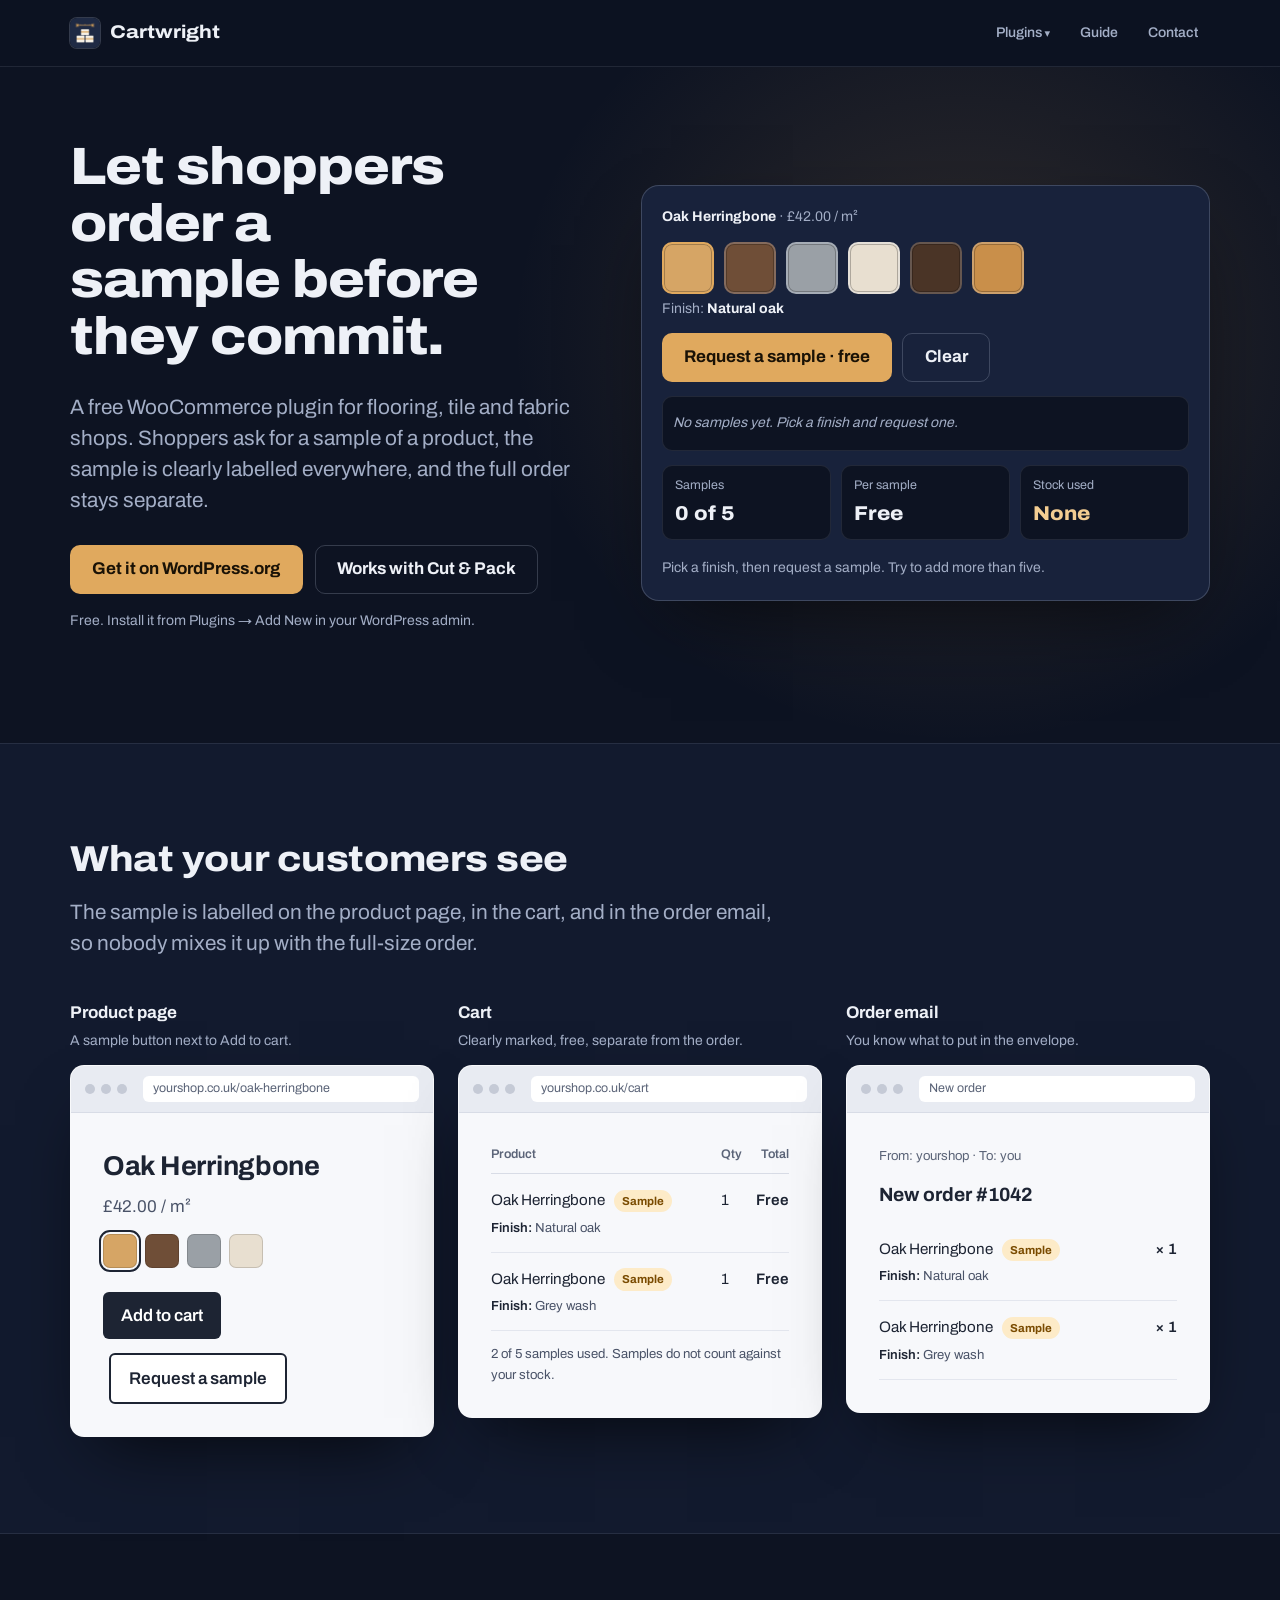
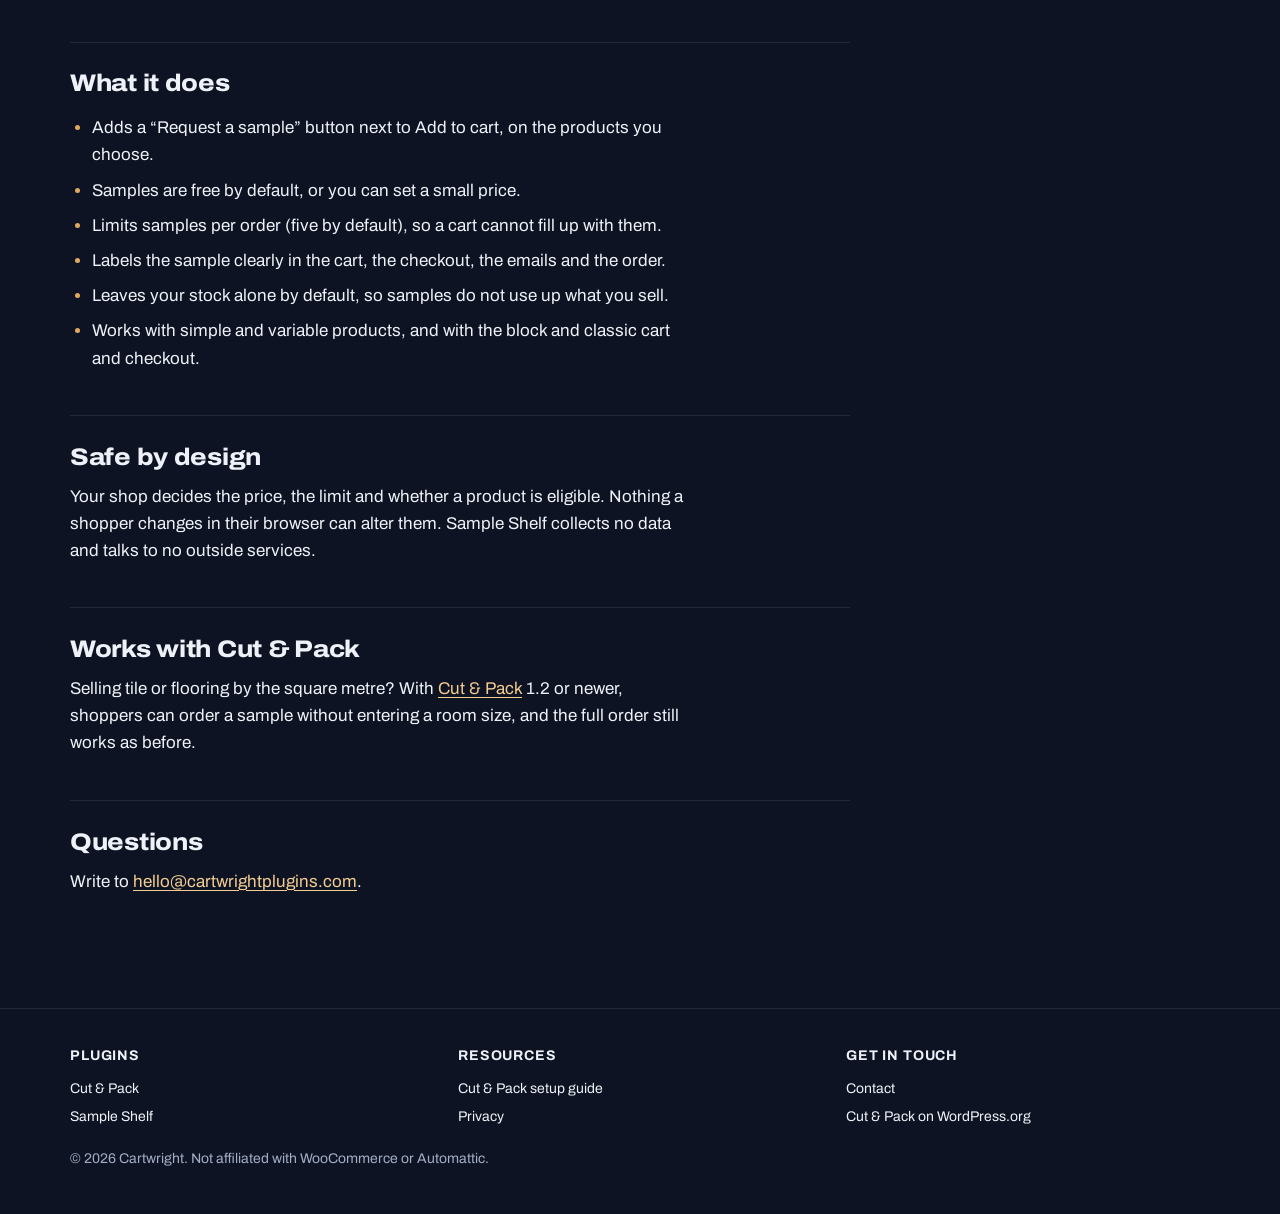
<file: sample-shelf/index.html>
<!doctype html>
<html lang="en-GB">
<head>
	<meta charset="utf-8">
	<meta name="viewport" content="width=device-width, initial-scale=1">
	<title>Sample Shelf – free samples for WooCommerce | Cartwright</title>
	<meta name="description" content="Sample Shelf is a free WooCommerce plugin that lets shoppers order a sample of a product before buying. Limits, labels and stock are handled for you.">
	<meta name="theme-color" content="#0d1322">
	<link rel="icon" href="../assets/img/favicon-32.png" sizes="32x32">
	<link rel="preload" href="../assets/fonts/archivo.woff" as="font" type="font/woff" crossorigin>
	<link rel="stylesheet" href="../assets/site.css?v=4">
</head>
<body>
	<header class="site-header">
		<div class="wrap">
			<a class="brand" href="../"><img src="../assets/img/icon-128x128.png" alt="" width="30" height="30">Cartwright</a>
			<nav class="site-nav" aria-label="Main">
				<details class="menu">
					<summary>Plugins</summary>
					<div class="menu-panel">
						<a href="../cut-and-pack/"><strong>Cut &amp; Pack <span class="badge badge-live">Live</span></strong><span>Made-to-measure pricing: boxes, cut lengths, areas</span></a>
						<a href="../sample-shelf/" aria-current="page"><strong>Sample Shelf <span class="badge badge-live">Live</span></strong><span>Free samples shoppers can order before they buy</span></a>
					</div>
				</details>
				<a href="../docs/">Guide</a>
				<a href="../contact/">Contact</a>
			</nav>
		</div>
	</header>

	<main>
		<section class="hero">
			<div class="wrap">
				<div>
					<h1>Let shoppers order a sample before they commit.</h1>
					<p class="lead">A free WooCommerce plugin for flooring, tile and fabric shops. Shoppers ask for a sample of a product, the sample is clearly labelled everywhere, and the full order stays separate.</p>
					<div class="actions">
						<a class="btn btn-primary" href="https://wordpress.org/plugins/sample-shelf-for-woocommerce/">Get it on WordPress.org</a>
						<a class="btn btn-ghost" href="../cut-and-pack/">Works with Cut &amp; Pack</a>
					</div>
					<p class="hero-note">Free. Install it from Plugins → Add New in your WordPress admin.</p>
				</div>

				<div class="planner" id="sampledemo">
					<div class="planner-top">
						<div class="planner-product"><strong>Oak Herringbone</strong> · £42.00 / m²</div>
					</div>
					<div class="swatches" role="group" aria-label="Finish"></div>
					<p class="sample-name">Finish: <b></b></p>
					<div class="sample-actions">
						<button type="button" class="btn btn-primary" data-act="request">Request a sample · free</button>
						<button type="button" class="btn btn-ghost" data-act="reset">Clear</button>
					</div>
					<ul class="sample-list" aria-label="Samples in the cart"></ul>
					<dl class="readout">
						<div><dt>Samples</dt><dd data-out="count">0 of 5</dd></div>
						<div><dt>Per sample</dt><dd data-out="cost">Free</dd></div>
						<div class="total"><dt>Stock used</dt><dd>None</dd></div>
					</dl>
					<p class="planner-msg" aria-live="polite">Pick a finish, then request a sample. Try to add more than five.</p>
				</div>
			</div>
		</section>

		<section class="band band-deep">
			<div class="wrap">
				<div class="band-head">
					<h2>What your customers see</h2>
					<p class="lead">The sample is labelled on the product page, in the cart, and in the order email, so nobody mixes it up with the full-size order.</p>
				</div>
				<div class="sample-screens">
					<figure>
						<figcaption><strong>Product page</strong><span>A sample button next to Add to cart.</span></figcaption>
						<div class="screen">
							<div class="screen-bar" aria-hidden="true"><i></i><i></i><i></i><span class="url">yourshop.co.uk/oak-herringbone</span></div>
							<div class="screen-body">
								<p class="mock-title">Oak Herringbone</p>
								<p class="mock-price">£42.00 / m²</p>
								<div class="mock-swatches" aria-hidden="true"><i class="on" style="--sw:#d6a565"></i><i style="--sw:#6f4e37"></i><i style="--sw:#9aa0a6"></i><i style="--sw:#e8dfd0"></i></div>
								<span class="mock-btn">Add to cart</span><span class="mock-btn alt">Request a sample</span>
							</div>
						</div>
					</figure>
					<figure>
						<figcaption><strong>Cart</strong><span>Clearly marked, free, separate from the order.</span></figcaption>
						<div class="screen">
							<div class="screen-bar" aria-hidden="true"><i></i><i></i><i></i><span class="url">yourshop.co.uk/cart</span></div>
							<div class="screen-body">
								<table class="mock-table">
									<thead><tr><th>Product</th><th>Qty</th><th class="num">Total</th></tr></thead>
									<tbody>
										<tr><td>Oak Herringbone <span class="tag-sample">Sample</span><span class="mock-meta"><b>Finish:</b> Natural oak</span></td><td>1</td><td class="num">Free</td></tr>
										<tr><td>Oak Herringbone <span class="tag-sample">Sample</span><span class="mock-meta"><b>Finish:</b> Grey wash</span></td><td>1</td><td class="num">Free</td></tr>
									</tbody>
								</table>
								<p class="mock-note">2 of 5 samples used. Samples do not count against your stock.</p>
							</div>
						</div>
					</figure>
					<figure>
						<figcaption><strong>Order email</strong><span>You know what to put in the envelope.</span></figcaption>
						<div class="screen">
						<div class="screen-bar" aria-hidden="true"><i></i><i></i><i></i><span class="url">New order</span></div>
							<div class="screen-body">
								<div class="mock-mail">
									<div class="from">From: yourshop · To: you</div>
									<h4>New order #1042</h4>
									<table class="mock-table"><tbody>
										<tr><td>Oak Herringbone <span class="tag-sample">Sample</span><span class="mock-meta"><b>Finish:</b> Natural oak</span></td><td class="num">× 1</td></tr>
										<tr><td>Oak Herringbone <span class="tag-sample">Sample</span><span class="mock-meta"><b>Finish:</b> Grey wash</span></td><td class="num">× 1</td></tr>
									</tbody></table>
								</div>
							</div>
						</div>
					</figure>
				</div>
			</div>
		</section>

		<section class="page">
			<div class="wrap">
			<article class="prose">
				<h2>What it does</h2>
				<ul>
					<li>Adds a “Request a sample” button next to Add to cart, on the products you choose.</li>
					<li>Samples are free by default, or you can set a small price.</li>
					<li>Limits samples per order (five by default), so a cart cannot fill up with them.</li>
					<li>Labels the sample clearly in the cart, the checkout, the emails and the order.</li>
					<li>Leaves your stock alone by default, so samples do not use up what you sell.</li>
					<li>Works with simple and variable products, and with the block and classic cart and checkout.</li>
				</ul>

				<h2>Safe by design</h2>
				<p>Your shop decides the price, the limit and whether a product is eligible. Nothing a shopper changes in their browser can alter them. Sample Shelf collects no data and talks to no outside services.</p>

				<h2>Works with Cut &amp; Pack</h2>
				<p>Selling tile or flooring by the square metre? With <a href="../cut-and-pack/">Cut &amp; Pack</a> 1.2 or newer, shoppers can order a sample without entering a room size, and the full order still works as before.</p>

				<h2>Questions</h2>
				<p>Write to <a href="mailto:hello@cartwrightplugins.com">hello@cartwrightplugins.com</a>.</p>
			</article>
			</div>
		</section>
	</main>

	<footer class="site-footer">
		<div class="wrap">
			<div class="foot-cols">
				<div>
					<h4>Plugins</h4>
					<a href="../cut-and-pack/">Cut &amp; Pack</a>
					<a href="../sample-shelf/">Sample Shelf</a>
				</div>
				<div>
					<h4>Resources</h4>
					<a href="../docs/">Cut &amp; Pack setup guide</a>
					<a href="../privacy/">Privacy</a>
				</div>
				<div>
					<h4>Get in touch</h4>
					<a href="../contact/">Contact</a>
					<a href="https://wordpress.org/plugins/cut-and-pack-for-woocommerce/">Cut &amp; Pack on WordPress.org</a>
				</div>
			</div>
			<p>© 2026 Cartwright. Not affiliated with WooCommerce or Automattic.</p>
		</div>
	</footer>
	<script src="../assets/nav.js" defer></script>
	<script src="../assets/sample.js" defer></script>
</body>
</html>
</file>
<file: assets/site.css>
/* Cartwright v2: dark workshop theme. Navy night, oak light. One family: Archivo (self-hosted). */

@font-face {
	font-family: "Archivo";
	src: url("fonts/archivo.woff") format("woff");
	font-weight: 100 900;
	font-stretch: 62% 125%;
	font-display: swap;
}

:root {
	--night: #0d1322;      /* page */
	--deep: #121a2e;       /* alternate band */
	--panel: #18223b;      /* raised surfaces */
	--panel-2: #1f2b48;    /* inputs, inner surfaces */
	--line: rgba(214, 224, 245, 0.1);
	--line-strong: rgba(214, 224, 245, 0.2);
	--text: #eef1f7;
	--muted: #a3aec6;
	--oak: #e0a95e;        /* the accent: boxes, active states */
	--oak-light: #f3cd92;
	--oak-dim: rgba(224, 169, 94, 0.14);
	--plank-a: #c98f4a;
	--plank-b: #b67c3b;
	--fabric: #7aa4c9;
	--ok: #7fcf9b;
	--bad: #ff8a80;

	--step--1: 0.875rem;
	--step-0: 1.0625rem;
	--step-1: 1.3rem;
	--step-2: clamp(1.7rem, 3vw, 2.25rem);
	--step-3: clamp(2.2rem, 4.1vw, 3.35rem);

	--wrap: 1180px;
	--measure: 62ch;
	--radius: 14px;
}

*,
*::before,
*::after {
	box-sizing: border-box;
}

html {
	-webkit-text-size-adjust: 100%;
	scroll-behavior: smooth;
}

@media (prefers-reduced-motion: reduce) {
	html {
		scroll-behavior: auto;
	}
}

body {
	margin: 0;
	font-family: "Archivo", system-ui, sans-serif;
	font-size: var(--step-0);
	line-height: 1.6;
	color: var(--text);
	background: var(--night);
}

img,
svg {
	max-width: 100%;
	display: block;
}

a {
	color: var(--oak-light);
	text-decoration-thickness: 1px;
	text-underline-offset: 3px;
}

a:hover {
	color: #fff;
}

:focus-visible {
	outline: 3px solid var(--oak);
	outline-offset: 3px;
	border-radius: 4px;
}

.wrap {
	max-width: var(--wrap);
	margin: 0 auto;
	padding: 0 20px;
}

/* ---------- Header ---------- */
.site-header {
	position: sticky;
	top: 0;
	z-index: 20;
	background: rgba(13, 19, 34, 0.82);
	backdrop-filter: blur(10px);
	-webkit-backdrop-filter: blur(10px);
	border-bottom: 1px solid var(--line);
}

.site-header .wrap {
	display: flex;
	align-items: center;
	justify-content: space-between;
	gap: 16px;
	min-height: 66px;
	flex-wrap: wrap;
}

.brand {
	display: inline-flex;
	align-items: center;
	gap: 10px;
	color: var(--text);
	text-decoration: none;
	font-weight: 750;
	font-stretch: 115%;
	font-size: 1.15rem;
}

.brand img {
	width: 30px;
	height: 30px;
	border-radius: 7px;
	box-shadow: 0 0 0 1px var(--line-strong);
}

.site-nav {
	display: flex;
	align-items: center;
	gap: 6px;
	flex-wrap: wrap;
}

.site-nav a {
	color: var(--muted);
	text-decoration: none;
	font-size: var(--step--1);
	font-weight: 550;
	padding: 8px 12px;
	border-radius: 8px;
}

.site-nav a:hover,
.site-nav a[aria-current="page"] {
	color: var(--text);
	background: var(--panel);
}

.site-nav .nav-cta {
	color: #1a1206;
	background: var(--oak);
	font-weight: 700;
	margin-left: 6px;
}

.site-nav .nav-cta:hover {
	color: #1a1206;
	background: var(--oak-light);
}

/* ---------- Type ---------- */
h1,
h2,
h3 {
	margin: 0 0 0.5em;
	line-height: 1.08;
	font-stretch: 112%;
	text-wrap: balance;
}

h1 {
	font-size: var(--step-3);
	font-weight: 820;
	letter-spacing: -0.02em;
}

h2 {
	font-size: var(--step-2);
	font-weight: 780;
	letter-spacing: -0.012em;
}

h3 {
	font-size: var(--step-1);
	font-weight: 700;
	font-stretch: 105%;
}

p {
	margin: 0 0 1em;
	max-width: var(--measure);
}

.lead {
	font-size: var(--step-1);
	line-height: 1.5;
	color: var(--muted);
}

.muted {
	color: var(--muted);
}

/* ---------- Buttons ---------- */
.btn {
	display: inline-flex;
	align-items: center;
	gap: 8px;
	font: inherit;
	font-weight: 700;
	padding: 0.8em 1.25em;
	border-radius: 10px;
	text-decoration: none;
	border: 1px solid transparent;
	cursor: pointer;
	line-height: 1.2;
}

.btn-primary {
	background: var(--oak);
	color: #1a1206;
}

.btn-primary:hover {
	background: var(--oak-light);
	color: #1a1206;
}

.btn-ghost {
	background: transparent;
	color: var(--text);
	border-color: var(--line-strong);
}

.btn-ghost:hover {
	background: var(--panel);
	color: var(--text);
}

.btn-pending {
	background: var(--panel);
	color: var(--muted);
	border-color: var(--line);
	cursor: default;
}

.btn-pending .dot {
	width: 8px;
	height: 8px;
	border-radius: 50%;
	background: var(--oak);
	box-shadow: 0 0 0 4px var(--oak-dim);
}

.actions {
	display: flex;
	flex-wrap: wrap;
	gap: 12px;
	margin-top: 28px;
}

/* ---------- Sections ---------- */
.band {
	padding: 96px 0;
}

.band-deep {
	background: var(--deep);
	border-top: 1px solid var(--line);
	border-bottom: 1px solid var(--line);
}

.band-head {
	max-width: 720px;
	margin-bottom: 40px;
}

/* ---------- Hero ---------- */
.hero {
	position: relative;
	padding: 72px 0 96px;
	overflow: hidden;
}

.hero::before {
	/* warm workshop light behind the planner */
	content: "";
	position: absolute;
	right: -10%;
	top: -20%;
	width: 70%;
	height: 120%;
	background: radial-gradient(closest-side, rgba(224, 169, 94, 0.16), transparent);
	pointer-events: none;
}

.hero .wrap {
	position: relative;
	display: grid;
	gap: 48px;
	align-items: center;
}

@media (min-width: 980px) {
	.hero .wrap {
		grid-template-columns: 0.95fr 1.05fr;
		gap: 56px;
	}
}

.hero-note {
	margin-top: 16px;
	font-size: var(--step--1);
	color: var(--muted);
}

/* ---------- Planner ---------- */
.planner {
	background: var(--panel);
	border: 1px solid var(--line-strong);
	border-radius: 18px;
	padding: 20px;
	box-shadow: 0 30px 80px -30px rgba(0, 0, 0, 0.7);
}

.planner-top {
	display: flex;
	justify-content: space-between;
	align-items: center;
	gap: 12px;
	flex-wrap: wrap;
	margin-bottom: 14px;
}

.switch {
	display: inline-flex;
	background: var(--night);
	border: 1px solid var(--line);
	border-radius: 10px;
	padding: 3px;
}

.switch button {
	font: inherit;
	font-size: var(--step--1);
	font-weight: 650;
	color: var(--muted);
	background: transparent;
	border: 0;
	padding: 7px 14px;
	border-radius: 7px;
	cursor: pointer;
}

.switch button[aria-pressed="true"] {
	background: var(--oak);
	color: #1a1206;
}

.planner-product {
	font-size: var(--step--1);
	color: var(--muted);
}

.planner-product strong {
	color: var(--text);
}

.stage {
	position: relative;
	background: var(--night);
	border: 1px solid var(--line);
	border-radius: 12px;
	aspect-ratio: 16 / 10;
	overflow: hidden;
	touch-action: none;
	user-select: none;
}

.stage svg {
	width: 100%;
	height: 100%;
}

.handle {
	cursor: nwse-resize;
}

.handle:focus-visible {
	outline: none;
}

.handle:focus-visible circle.ring {
	stroke: #fff;
	stroke-width: 3;
}

.hint {
	position: absolute;
	left: 12px;
	bottom: 10px;
	font-size: 0.78rem;
	color: var(--muted);
	background: rgba(13, 19, 34, 0.75);
	padding: 4px 8px;
	border-radius: 6px;
	pointer-events: none;
}

.fields {
	display: grid;
	grid-template-columns: repeat(2, minmax(0, 1fr));
	gap: 12px;
	margin-top: 14px;
}

.field label {
	display: block;
	font-size: 0.8rem;
	color: var(--muted);
	margin-bottom: 4px;
}

.field .in {
	display: flex;
	align-items: center;
	background: var(--panel-2);
	border: 1px solid var(--line-strong);
	border-radius: 9px;
	padding: 0 12px;
}

.field input {
	font: inherit;
	font-weight: 700;
	font-size: 1.1rem;
	color: var(--text);
	background: transparent;
	border: 0;
	width: 100%;
	padding: 9px 0;
	min-width: 0;
}

.field input:focus {
	outline: none;
}

.field .in:focus-within {
	border-color: var(--oak);
	box-shadow: 0 0 0 3px var(--oak-dim);
}

.field .u {
	color: var(--muted);
	font-weight: 600;
}

.readout {
	display: grid;
	grid-template-columns: repeat(3, minmax(0, 1fr));
	gap: 10px;
	margin-top: 14px;
}

.readout div {
	background: var(--night);
	border: 1px solid var(--line);
	border-radius: 10px;
	padding: 10px 12px;
}

.readout dt {
	font-size: 0.78rem;
	color: var(--muted);
}

.readout dd {
	margin: 2px 0 0;
	font-size: 1.25rem;
	font-weight: 800;
	font-variant-numeric: tabular-nums;
	font-stretch: 108%;
}

.readout .total dd {
	color: var(--oak-light);
}

.planner-msg {
	margin: 10px 0 0;
	font-size: var(--step--1);
	color: var(--muted);
	min-height: 1.6em;
}

@media (max-width: 520px) {
	.readout {
		grid-template-columns: 1fr 1fr;
	}

	.readout .total {
		grid-column: span 2;
	}
}

/* ---------- Tabs: what your customer sees ---------- */
.tabs {
	display: grid;
	gap: 28px;
}

@media (min-width: 900px) {
	.tabs {
		grid-template-columns: 300px 1fr;
		align-items: start;
	}
}

.tablist {
	display: flex;
	flex-direction: column;
	gap: 8px;
}

@media (max-width: 899px) {
	.tablist {
		flex-direction: row;
		overflow-x: auto;
	}
}

.tablist button {
	font: inherit;
	text-align: left;
	color: var(--muted);
	background: transparent;
	border: 1px solid var(--line);
	border-radius: 12px;
	padding: 14px 16px;
	cursor: pointer;
	min-width: 200px;
}

.tablist button strong {
	display: block;
	color: var(--text);
	font-size: 1.05rem;
	margin-bottom: 2px;
}

.tablist button span {
	font-size: var(--step--1);
}

.tablist button[aria-selected="true"] {
	background: var(--panel);
	border-color: var(--oak);
	box-shadow: inset 3px 0 0 var(--oak);
}

/* Mock "screens": crisp, drawn in HTML */
.screen {
	background: #f7f8fb;
	color: #1d2433;
	border-radius: 14px;
	overflow: hidden;
	box-shadow: 0 30px 70px -30px rgba(0, 0, 0, 0.8);
	border: 1px solid rgba(255, 255, 255, 0.08);
}

.screen-bar {
	display: flex;
	gap: 6px;
	align-items: center;
	padding: 10px 14px;
	background: #e8ebf2;
	border-bottom: 1px solid #d8dce6;
}

.screen-bar i {
	width: 10px;
	height: 10px;
	border-radius: 50%;
	background: #c5cad6;
}

.screen-bar .url {
	margin-left: 10px;
	font-size: 0.78rem;
	color: #5b6478;
	background: #fff;
	border-radius: 6px;
	padding: 3px 10px;
	flex: 1;
	max-width: 340px;
}

.screen-body {
	padding: clamp(18px, 3vw, 32px);
}

.mock-product {
	display: grid;
	gap: 24px;
}

@media (min-width: 640px) {
	.mock-product {
		grid-template-columns: 0.8fr 1fr;
	}
}

.mock-photo {
	border-radius: 10px;
	aspect-ratio: 1;
	background:
		repeating-linear-gradient(90deg, rgba(0, 0, 0, 0.06) 0 2px, transparent 2px 64px),
		repeating-linear-gradient(0deg, transparent 0 22px, rgba(0, 0, 0, 0.08) 22px 24px),
		linear-gradient(135deg, #d6a565, #b9844a);
}

.mock-title {
	font-size: 1.7rem;
	font-weight: 700;
	margin: 0 0 4px;
	font-stretch: 100%;
	letter-spacing: -0.01em;
}

.mock-price {
	margin: 0 0 14px;
	color: #4a5368;
}

.mock-calc {
	border: 1px solid #d8dce6;
	border-radius: 10px;
	padding: 14px;
	background: #fff;
}

.mock-calc .q {
	font-weight: 600;
	margin-bottom: 8px;
}

.mock-input {
	display: inline-flex;
	align-items: center;
	gap: 8px;
}

.mock-input span.box {
	display: inline-block;
	min-width: 5.5em;
	padding: 6px 10px;
	border: 1px solid #b9bfcc;
	border-radius: 6px;
	font-weight: 700;
	background: #fff;
}

.caret {
	display: inline-block;
	width: 1px;
	height: 1.1em;
	background: #1d2433;
	vertical-align: -0.15em;
	margin-left: 1px;
	animation: blink 1s steps(1) infinite;
}

@keyframes blink {
	50% {
		opacity: 0;
	}
}

@media (prefers-reduced-motion: reduce) {
	.caret {
		animation: none;
	}
}

.mock-result {
	margin: 12px 0 0;
	font-weight: 700;
}

.mock-btn {
	display: inline-block;
	margin-top: 14px;
	background: #1d2433;
	color: #fff;
	padding: 10px 18px;
	border-radius: 6px;
	font-weight: 600;
}

.mock-table {
	width: 100%;
	border-collapse: collapse;
	font-size: 0.95rem;
}

.mock-table th {
	text-align: left;
	font-size: 0.78rem;
	color: #5b6478;
	font-weight: 600;
	padding: 0 0 8px;
	border-bottom: 1px solid #d8dce6;
}

.mock-table td {
	padding: 14px 0;
	border-bottom: 1px solid #e3e6ee;
	vertical-align: top;
}

.mock-table .num {
	text-align: right;
	font-variant-numeric: tabular-nums;
	font-weight: 600;
}

.mock-meta {
	display: block;
	font-size: 0.82rem;
	color: #4a5368;
	margin-top: 4px;
}

.mock-meta b {
	color: #1d2433;
	font-weight: 600;
}

.mock-total {
	display: flex;
	justify-content: space-between;
	font-weight: 800;
	font-size: 1.15rem;
	padding-top: 14px;
}

.mock-mail {
	max-width: 560px;
}

.mock-mail .from {
	font-size: 0.82rem;
	color: #5b6478;
	margin-bottom: 14px;
}

.mock-mail h4 {
	margin: 0 0 12px;
	font-size: 1.2rem;
}

.tag-ok {
	display: inline-block;
	font-size: 0.75rem;
	font-weight: 700;
	color: #1f6b3a;
	background: #ddf3e4;
	padding: 2px 8px;
	border-radius: 99px;
	margin-left: 8px;
	vertical-align: middle;
}

/* ---------- Setup demo ---------- */
.setup {
	display: grid;
	gap: 28px;
	align-items: start;
}

@media (min-width: 900px) {
	.setup {
		grid-template-columns: 1fr 1fr;
	}
}

.admin {
	background: var(--panel);
	border: 1px solid var(--line-strong);
	border-radius: var(--radius);
	overflow: hidden;
}

.admin-head {
	display: flex;
	align-items: center;
	gap: 10px;
	padding: 14px 18px;
	border-bottom: 1px solid var(--line);
	font-weight: 700;
}

.admin-head .pill {
	font-size: 0.75rem;
	font-weight: 700;
	color: #1a1206;
	background: var(--oak);
	border-radius: 99px;
	padding: 2px 9px;
}

.admin-body {
	padding: 18px;
	display: grid;
	gap: 14px;
}

.toggle {
	display: flex;
	align-items: center;
	gap: 10px;
	font-weight: 600;
}

.toggle input {
	width: 18px;
	height: 18px;
	accent-color: var(--oak);
}

.seg {
	display: grid;
	grid-template-columns: 1fr 1fr;
	gap: 8px;
}

.seg button {
	font: inherit;
	font-size: var(--step--1);
	font-weight: 650;
	text-align: left;
	color: var(--muted);
	background: var(--night);
	border: 1px solid var(--line);
	border-radius: 10px;
	padding: 10px 12px;
	cursor: pointer;
}

.seg button small {
	display: block;
	font-weight: 500;
	font-size: 0.78rem;
}

.seg button[aria-pressed="true"] {
	color: var(--text);
	border-color: var(--oak);
	background: var(--oak-dim);
}

.preview-label {
	font-size: var(--step--1);
	color: var(--muted);
	margin-bottom: 10px;
}

/* ---------- Feature grid ---------- */
.grid-3 {
	display: grid;
	gap: 18px;
}

@media (min-width: 760px) {
	.grid-3 {
		grid-template-columns: repeat(3, 1fr);
	}
}

.tile {
	background: var(--panel);
	border: 1px solid var(--line);
	border-radius: var(--radius);
	padding: 22px;
}

.tile p {
	margin: 0;
	color: var(--muted);
}

.tile svg {
	width: 34px;
	height: 34px;
	margin-bottom: 14px;
	color: var(--oak);
}

/* ---------- CTA band ---------- */
.cta {
	text-align: left;
	background:
		radial-gradient(60% 120% at 100% 0%, rgba(224, 169, 94, 0.18), transparent),
		var(--panel);
	border: 1px solid var(--line-strong);
	border-radius: 20px;
	padding: clamp(28px, 5vw, 56px);
	display: grid;
	gap: 20px;
	align-items: center;
}

@media (min-width: 860px) {
	.cta {
		grid-template-columns: 1fr auto;
	}
}

.cta h2 {
	margin-bottom: 0.3em;
}

.cta p {
	margin: 0;
	color: var(--muted);
}

/* ---------- Prose pages ---------- */
.page {
	padding: 64px 0 96px;
}

.prose {
	max-width: 780px;
}

.prose h1 {
	font-size: clamp(2.1rem, 4.5vw, 3rem);
}

.prose h2 {
	font-size: 1.5rem;
	margin-top: 1.8em;
	padding-top: 1.2em;
	border-top: 1px solid var(--line);
}

.prose h3 {
	font-size: 1.12rem;
	margin-top: 1.5em;
}

.prose ol,
.prose ul {
	max-width: var(--measure);
	padding-left: 1.3em;
}

.prose li {
	margin-bottom: 8px;
}

.prose li::marker {
	color: var(--oak);
	font-weight: 700;
}

.prose strong {
	color: #fff;
}

.prose code {
	font-family: inherit;
	font-weight: 700;
	color: var(--oak-light);
	background: var(--panel);
	padding: 1px 7px;
	border-radius: 5px;
}

.note {
	font-size: var(--step--1);
	color: var(--muted);
}

.todo {
	background: rgba(224, 169, 94, 0.15);
	border: 1px dashed var(--oak);
	color: var(--oak-light);
	padding: 2px 6px;
	border-radius: 4px;
}

/* ---------- Footer ---------- */
.site-footer {
	border-top: 1px solid var(--line);
	padding: 36px 0 44px;
	font-size: var(--step--1);
	color: var(--muted);
}

.site-footer .wrap {
	display: flex;
	flex-wrap: wrap;
	gap: 16px 32px;
	justify-content: space-between;
	align-items: center;
}

.site-footer nav {
	display: flex;
	gap: 20px;
	flex-wrap: wrap;
}

.site-footer a {
	color: var(--text);
	text-decoration: none;
}

.site-footer a:hover {
	text-decoration: underline;
}

.site-footer p {
	margin: 0;
}

.visually-hidden {
	position: absolute;
	width: 1px;
	height: 1px;
	overflow: hidden;
	clip: rect(0 0 0 0);
	white-space: nowrap;
}

/* Leave room for the sticky header when jumping to a section. */
section[id],
#get {
	scroll-margin-top: 84px;
}

/* ---------- Plugin menu, badges, cards (v3) ---------- */
.menu { position: relative; }
.menu summary {
	list-style: none;
	cursor: pointer;
	color: var(--muted);
	font-size: var(--step--1);
	font-weight: 550;
	padding: 8px 12px;
	border-radius: 8px;
}
.menu summary::-webkit-details-marker { display: none; }
.menu summary::after { content: " ▾"; font-size: 0.8em; }
.menu summary:hover, .menu[open] summary { color: var(--text); background: var(--panel); }
.menu-panel {
	position: absolute;
	right: 0;
	top: calc(100% + 8px);
	z-index: 30;
	width: min(340px, 90vw);
	background: var(--panel);
	border: 1px solid var(--line-strong);
	border-radius: var(--radius);
	padding: 8px;
	box-shadow: 0 18px 40px rgba(0, 0, 0, 0.45);
}
.site-nav .menu-panel a { display: block; padding: 10px 12px; }
.menu-panel strong { display: block; color: var(--text); font-weight: 650; }
.menu-panel span:not(.badge) { display: block; color: var(--muted); font-size: var(--step--1); font-weight: 450; }
@media (max-width: 640px) {
	.menu-panel { position: static; width: 100%; margin-top: 6px; }
}
.badge {
	display: inline-block;
	font-size: 0.7rem;
	font-weight: 700;
	letter-spacing: 0.04em;
	text-transform: uppercase;
	padding: 2px 8px;
	border-radius: 999px;
	vertical-align: middle;
	margin-left: 6px;
}
.badge-live { color: #0d2616; background: var(--ok); }
.badge-soon { color: #1a1206; background: var(--oak); }
.hero-hub .wrap { display: block; max-width: 860px; }
.grid-2 { display: grid; gap: 18px; }
@media (min-width: 760px) { .grid-2 { grid-template-columns: repeat(2, 1fr); } }
.card {
	background: var(--panel);
	border: 1px solid var(--line);
	border-radius: var(--radius);
	padding: 28px;
	display: flex;
	flex-direction: column;
}
.card svg { width: 38px; height: 38px; color: var(--oak); margin-bottom: 14px; }
.card p { color: var(--muted); margin: 0 0 14px; }
.card .actions { margin-top: auto; padding-top: 16px; }
.ticks { list-style: none; margin: 0 0 8px; padding: 0; color: var(--text); }
.ticks li { padding-left: 24px; position: relative; margin: 4px 0; }
.ticks li::before { content: "✓"; position: absolute; left: 0; color: var(--ok); }
.btn-disabled { opacity: 0.6; cursor: default; border: 1px dashed var(--line-strong); }
.foot-cols { display: grid; gap: 24px; grid-template-columns: repeat(auto-fit, minmax(180px, 1fr)); width: 100%; }
.foot-cols h4 { margin: 0 0 8px; color: var(--text); font-size: var(--step--1); text-transform: uppercase; letter-spacing: 0.06em; }
.foot-cols a { display: block; padding: 3px 0; }

/* ---------- Sample Shelf page ---------- */
.swatches { display: flex; flex-wrap: wrap; gap: 10px; margin: 14px 0 4px; }
.swatch {
	width: 52px; height: 52px; border-radius: 10px; cursor: pointer; padding: 0;
	border: 2px solid var(--line-strong); background: var(--sw, #888);
	box-shadow: inset 0 0 0 1px rgba(0, 0, 0, 0.25);
	position: relative; transition: transform 0.15s, border-color 0.15s;
}
.swatch:hover { transform: translateY(-2px); }
.swatch:focus-visible { outline: 3px solid var(--oak-light); outline-offset: 2px; }
.swatch[aria-pressed="true"] { border-color: var(--oak); }
.swatch[data-taken="true"]::after {
	content: "\2713"; position: absolute; right: -6px; top: -6px; width: 20px; height: 20px; border-radius: 50%;
	background: var(--ok); color: #0d2616; font-size: 0.8rem; font-weight: 800; display: grid; place-items: center;
}
.sample-name { font-size: var(--step--1); color: var(--muted); margin: 0 0 4px; }
.sample-name b { color: var(--text); }
.sample-actions { display: flex; flex-wrap: wrap; gap: 10px; margin-top: 12px; }
.sample-actions .btn[disabled] { opacity: 0.45; cursor: not-allowed; }
.sample-list { list-style: none; margin: 14px 0 0; padding: 0; display: grid; gap: 8px; min-height: 3.2em; }
.sample-list li {
	display: flex; align-items: center; gap: 10px; background: var(--night); border: 1px solid var(--line);
	border-radius: 10px; padding: 8px 10px; font-size: var(--step--1);
}
.sample-list .dot { width: 22px; height: 22px; border-radius: 6px; background: var(--sw, #888); flex: none; }
.sample-list .grow { flex: 1; }
.sample-list .free { color: var(--ok); font-weight: 700; }
.sample-list button { background: none; border: 0; color: var(--muted); cursor: pointer; font-size: 1rem; padding: 2px 6px; border-radius: 6px; }
.sample-list button:hover, .sample-list button:focus-visible { color: var(--text); background: var(--line); }
.sample-empty { color: var(--muted); font-style: italic; }
.sample-screens { display: grid; gap: 24px; grid-template-columns: repeat(auto-fit, minmax(300px, 1fr)); }
.sample-screens figcaption { margin: 0 0 12px; }
.sample-screens figcaption strong { display: block; }
.sample-screens figcaption span { color: var(--muted); font-size: var(--step--1); }
.sample-screens figure { margin: 0; min-width: 0; }
.mock-swatches { display: flex; gap: 8px; margin: 10px 0; }
.mock-swatches i { width: 34px; height: 34px; border-radius: 7px; background: var(--sw); box-shadow: inset 0 0 0 1px rgba(0,0,0,.15); }
.mock-swatches i.on { outline: 2px solid #1d2433; outline-offset: 2px; }
.mock-btn.alt { background: #fff; color: #1d2433; border: 2px solid #1d2433; margin-left: 6px; }
.tag-sample { display: inline-block; font-size: 0.72rem; font-weight: 700; color: #7a4b00; background: #fdebc8; padding: 2px 8px; border-radius: 99px; margin-left: 6px; vertical-align: middle; }
.mock-note { font-size: 0.82rem; color: #4a5368; margin: 12px 0 0; }
</file>
